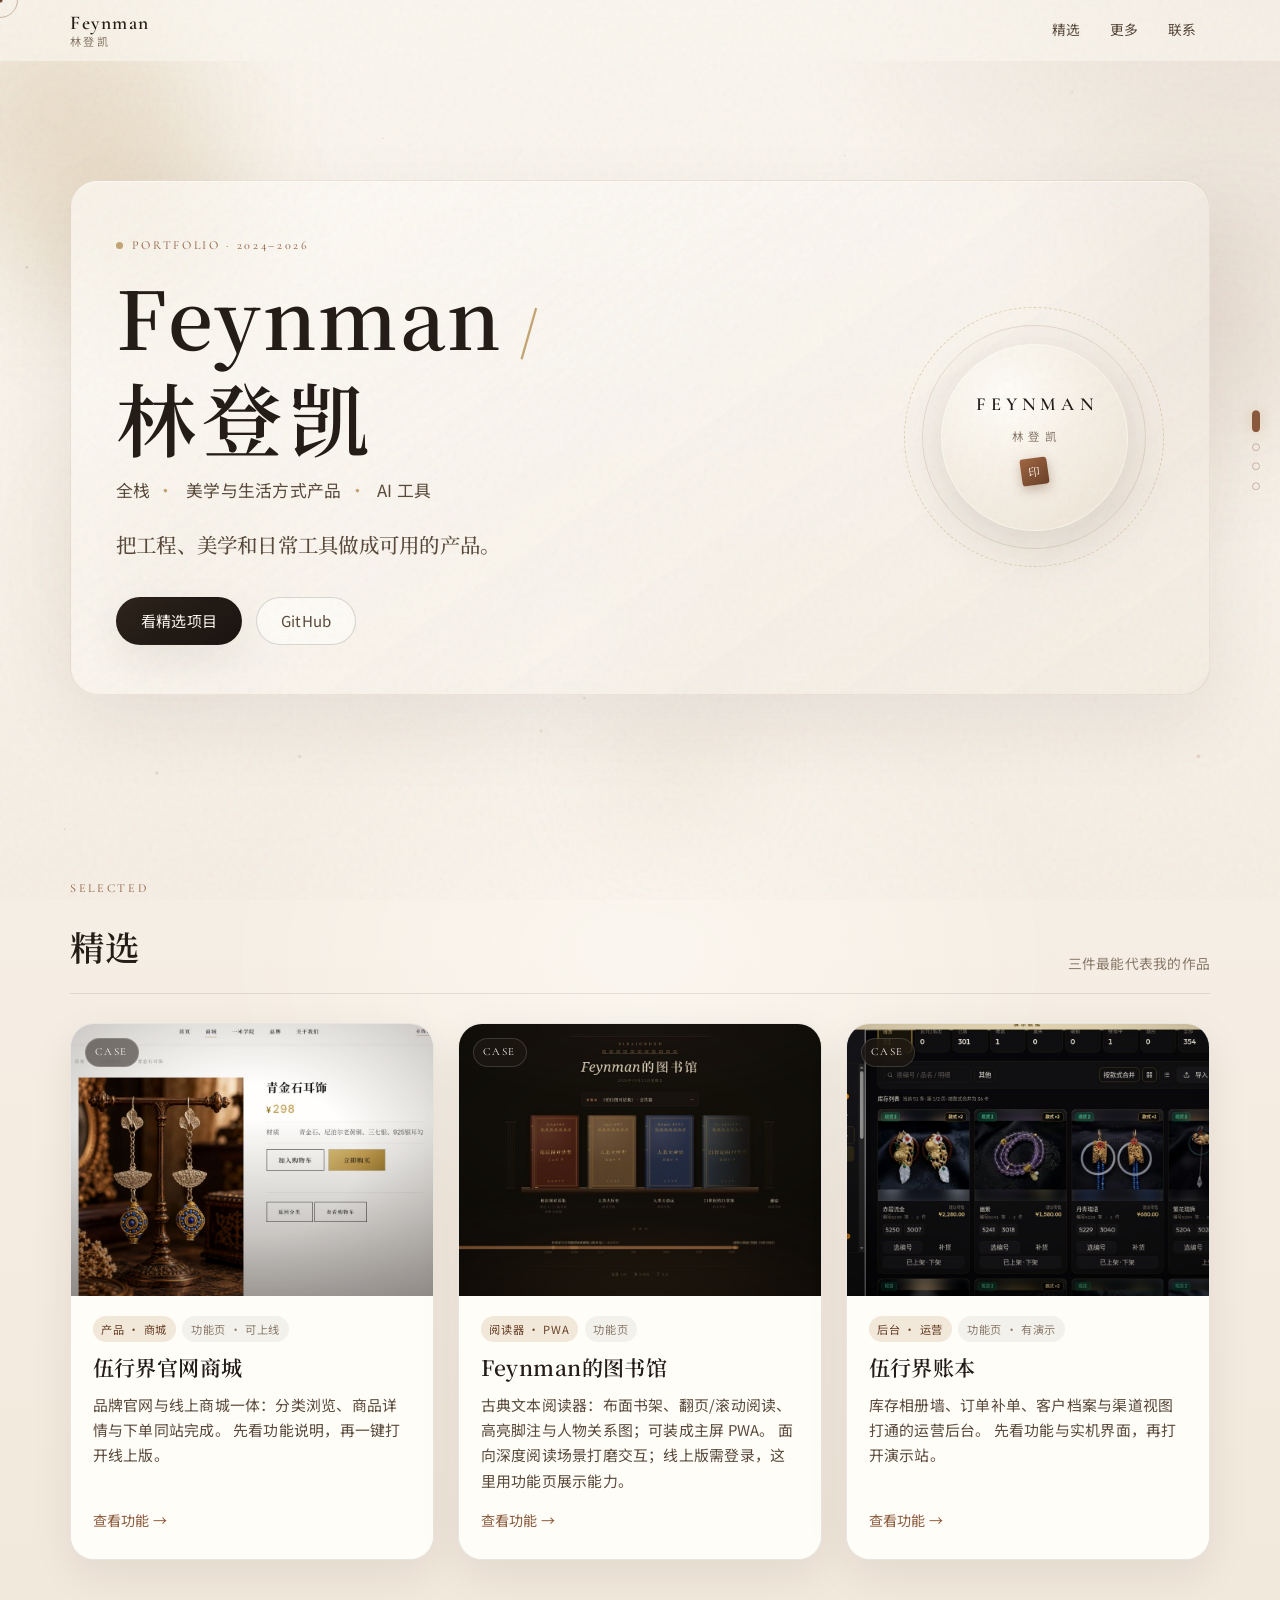
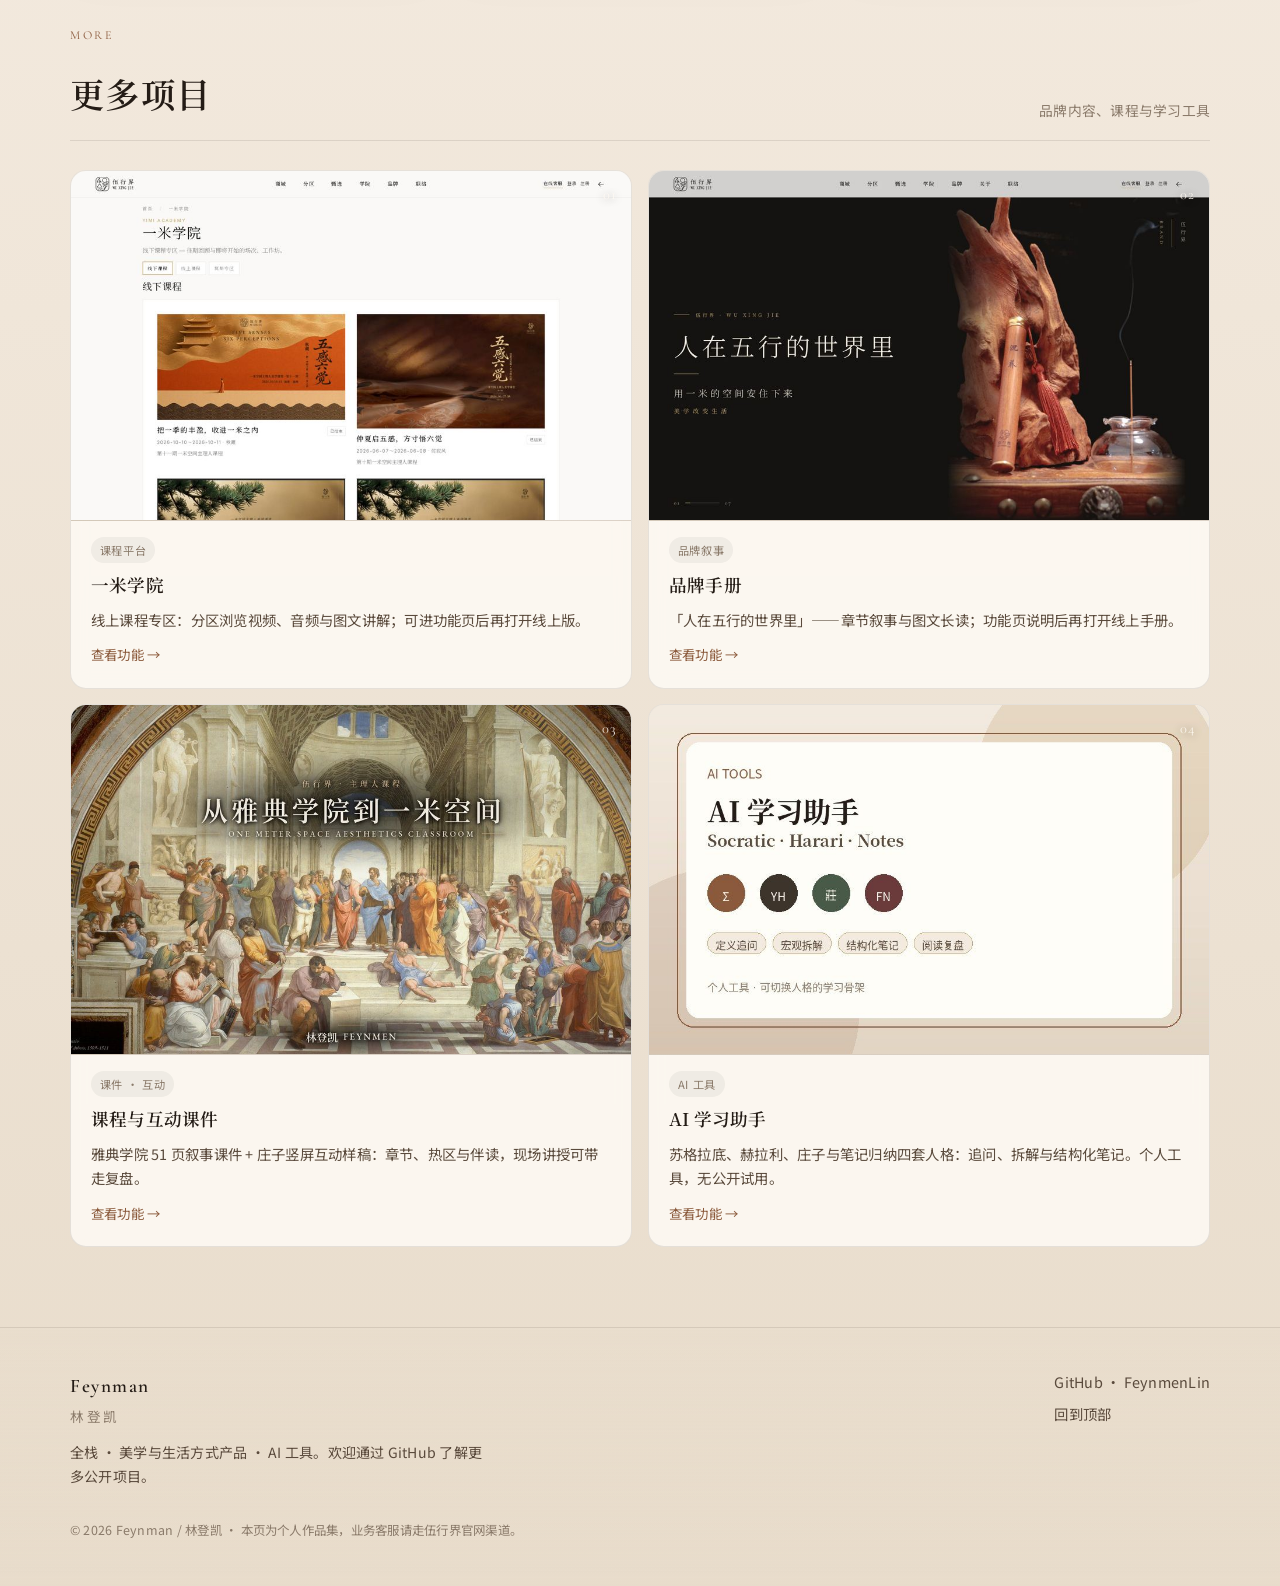
<file: index.html>
<!DOCTYPE html>
<html lang="zh-Hans">
<head>
  <meta charset="utf-8" />
  <meta name="viewport" content="width=device-width, initial-scale=1" />
  <meta name="description" content="Feynman / 林登凯的个人作品集：全栈工程、美学与生活方式产品、AI 工具。" />
  <meta name="author" content="Feynman / 林登凯" />
  <meta property="og:title" content="Feynman / 林登凯 · 作品集" />
  <meta property="og:description" content="把工程、美学和日常工具做成可用的产品。" />
  <meta property="og:type" content="website" />
  <meta name="theme-color" content="#f4ebe0" />
  <meta property="og:url" content="https://feynmenlin.github.io/feynman-portfolio/" />
  <meta property="og:image" content="https://feynmenlin.github.io/feynman-portfolio/assets/og-cover.jpg" />
  <meta property="og:image:width" content="1200" />
  <meta property="og:image:height" content="630" />
  <meta property="og:locale" content="zh_CN" />
  <meta name="twitter:card" content="summary_large_image" />
  <meta name="twitter:title" content="Feynman / 林登凯 · 作品集" />
  <meta name="twitter:description" content="把工程、美学和日常工具做成可用的产品。" />
  <meta name="twitter:image" content="https://feynmenlin.github.io/feynman-portfolio/assets/og-cover.jpg" />
  <link rel="canonical" href="https://feynmenlin.github.io/feynman-portfolio/" />
  <link rel="icon" href="assets/favicon.svg" type="image/svg+xml" />
  <link rel="icon" href="assets/favicon-32.png" type="image/png" sizes="32x32" />
  <link rel="apple-touch-icon" href="assets/apple-touch-icon.png" />
  <link rel="manifest" href="site.webmanifest" />
  <title>Feynman / 林登凯 · 作品集</title>
  <link rel="preconnect" href="https://fonts.googleapis.com" />
  <link rel="preconnect" href="https://fonts.gstatic.com" crossorigin />
  <link href="https://fonts.googleapis.com/css2?family=Cormorant+Garamond:ital,wght@0,500;0,600;1,500&family=Noto+Sans+SC:wght@400;500;600&family=Noto+Serif+SC:wght@500;600&display=swap" rel="stylesheet" />
  <link rel="stylesheet" href="styles.css" />
</head>
<body class="is-loading">
  <div class="grain" aria-hidden="true"></div>
  <canvas class="dot-field" id="dot-field" aria-hidden="true"></canvas>
  <div class="scroll-progress" id="scroll-progress" aria-hidden="true"></div>
  <div class="cursor-dot" aria-hidden="true"></div>
  <div class="cursor-ring" aria-hidden="true"></div>

  <a class="skip" href="#main">跳到正文</a>

  <aside class="section-rail" aria-label="章节导航">
    <a href="#top" data-rail="top" title="首页" aria-label="首页"></a>
    <a href="#featured" data-rail="featured" title="精选" aria-label="精选"></a>
    <a href="#more" data-rail="more" title="更多" aria-label="更多"></a>
    <a href="#contact" data-rail="contact" title="联系" aria-label="联系"></a>
  </aside>

  <header class="topnav" id="topnav">
    <div class="wrap inner">
      <a class="brand" href="#top" aria-label="回到顶部" data-magnetic>
        <span class="en">Feynman</span>
        <span class="zh">林登凯</span>
      </a>
      <nav class="nav-links" aria-label="页面导航">
        <a href="#featured" data-magnetic>精选</a>
        <a href="#more" data-magnetic>更多</a>
        <a href="#contact" data-magnetic>联系</a>
      </nav>
    </div>
  </header>

  <main id="main">
    <section class="hero wrap" id="top">
      <div class="hero-aurora" aria-hidden="true">
        <span class="mesh mesh-a"></span>
        <span class="mesh mesh-b"></span>
        <span class="mesh mesh-c"></span>
        <span class="mesh mesh-d"></span>
      </div>
      <div class="hero-orbs" aria-hidden="true">
        <span class="orb orb-a"></span>
        <span class="orb orb-b"></span>
        <span class="orb orb-c"></span>
      </div>

      <div class="hero-panel" data-tilt>
        <div class="hero-copy" data-reveal>
          <p class="hero-kicker"><span class="kicker-pulse"></span>Portfolio · 2024–2026</p>
          <h1 class="hero-title" aria-label="Feynman / 林登凯">
            <span class="title-line" data-split="Feynman"></span>
            <span class="title-sep" aria-hidden="true">/</span>
            <span class="title-line zh-line" data-split="林登凯"></span>
          </h1>
          <p class="hero-roles">
            <span>全栈</span><span class="dot">·</span>
            <span>美学与生活方式产品</span><span class="dot">·</span>
            <span>AI 工具</span>
          </p>
          <p class="hero-lead">把工程、美学和日常工具做成可用的产品。</p>
          <div class="hero-actions">
            <a class="btn btn-primary" href="#featured" data-magnetic>
              <span>看精选项目</span>
              <span class="btn-sheen" aria-hidden="true"></span>
            </a>
            <a class="btn btn-ghost" href="https://github.com/FeynmenLin" target="_blank" rel="noopener noreferrer" data-magnetic>GitHub</a>
          </div>
        </div>

        <div class="hero-aside" data-reveal data-reveal-delay="160" aria-hidden="true">
          <div class="hero-seal">
            <div class="seal-ring seal-ring-outer"></div>
            <div class="seal-ring seal-ring-mid"></div>
            <div class="seal-core">
              <span class="seal-en">FEYNMAN</span>
              <span class="seal-zh">林登凯</span>
              <span class="seal-mark">印</span>
            </div>
            <div class="seal-glow"></div>
          </div>
        </div>
      </div>
    </section>

    <section class="wrap section" id="featured" aria-labelledby="featured-title">
      <div class="section-head" data-reveal>
        <div>
          <p class="section-kicker">Selected</p>
          <h2 id="featured-title">精选</h2>
        </div>
        <p class="hint">三件最能代表我的作品</p>
      </div>

      <div class="featured-grid">
        <article class="card featured-card" data-reveal data-card-tilt>
          <a class="card-hit" href="projects/mall.html">查看伍行界官网商城功能</a>
          <div class="card-media">
            <img src="assets/featured-mall.jpg" alt="伍行界商城封面：青金石耳饰详情" width="1280" height="800" loading="eager" decoding="async" />
            <span class="media-vignette"></span>
            <span class="media-glow"></span>
            <span class="media-shine"></span>
            <span class="media-label">Case</span>
          </div>
          <div class="card-body">
            <div class="card-meta">
              <span class="tag">产品 · 商城</span>
              <span class="tag muted">功能页 · 可上线</span>
            </div>
            <h3>伍行界官网商城</h3>
            <p>
              品牌官网与线上商城一体：分类浏览、商品详情与下单同站完成。
              先看功能说明，再一键打开线上版。
            </p>
            <div class="card-actions">
              <span class="link">查看功能 →</span>
            </div>
          </div>
        </article>

        <article class="card featured-card" data-reveal data-reveal-delay="80" data-card-tilt>
          <a class="card-hit" href="projects/library.html">查看 Feynman的图书馆功能</a>
          <div class="card-media">
            <img src="assets/featured-library.jpg" alt="图书馆封面：古典书架与阅读界面" width="1280" height="800" loading="lazy" decoding="async" />
            <span class="media-vignette"></span>
            <span class="media-glow"></span>
            <span class="media-shine"></span>
            <span class="media-label">Case</span>
          </div>
          <div class="card-body">
            <div class="card-meta">
              <span class="tag">阅读器 · PWA</span>
              <span class="tag muted">功能页</span>
            </div>
            <h3>Feynman的图书馆</h3>
            <p>
              古典文本阅读器：布面书架、翻页/滚动阅读、高亮脚注与人物关系图；可装成主屏 PWA。
              面向深度阅读场景打磨交互；线上版需登录，这里用功能页展示能力。
            </p>
            <div class="card-actions">
              <span class="link">查看功能 →</span>
            </div>
          </div>
        </article>

        <article class="card featured-card" data-reveal data-reveal-delay="160" data-card-tilt>
          <a class="card-hit" href="projects/ledger.html">查看伍行界账本功能</a>
          <div class="card-media">
            <img src="assets/featured-ledger.jpg" alt="账本封面：库存相册墙" width="1280" height="800" loading="lazy" decoding="async" />
            <span class="media-vignette"></span>
            <span class="media-glow"></span>
            <span class="media-shine"></span>
            <span class="media-label">Case</span>
          </div>
          <div class="card-body">
            <div class="card-meta">
              <span class="tag">后台 · 运营</span>
              <span class="tag muted">功能页 · 有演示</span>
            </div>
            <h3>伍行界账本</h3>
            <p>
              库存相册墙、订单补单、客户档案与渠道视图打通的运营后台。
              先看功能与实机界面，再打开演示站。
            </p>
            <div class="card-actions">
              <span class="link">查看功能 →</span>
            </div>
          </div>
        </article>
      </div>
    </section>

    <section class="wrap section" id="more" aria-labelledby="more-title">
      <div class="section-head" data-reveal>
        <div>
          <p class="section-kicker">More</p>
          <h2 id="more-title">更多项目</h2>
        </div>
        <p class="hint">品牌内容、课程与学习工具</p>
      </div>

      <div class="more-grid">
        <article class="mini has-thumb" data-reveal data-card-tilt>
          <a class="mini-hit" href="projects/academy.html">查看一米学院功能</a>
          <div class="mini-media">
            <img src="assets/mini-academy.jpg" alt="一米学院课程分区缩略图" width="960" height="600" loading="lazy" decoding="async" />
          </div>
          <div class="mini-index" aria-hidden="true">01</div>
          <div class="card-meta">
            <span class="tag muted">课程平台</span>
          </div>
          <h3>一米学院</h3>
          <p>线上课程专区：分区浏览视频、音频与图文讲解；可进功能页后再打开线上版。</p>
          <div class="links">
            <span class="link">查看功能 →</span>
          </div>
        </article>

        <article class="mini has-thumb" data-reveal data-reveal-delay="60" data-card-tilt>
          <a class="mini-hit" href="projects/brand.html">查看品牌手册功能</a>
          <div class="mini-media">
            <img src="assets/mini-brand.jpg" alt="品牌手册章节页缩略图" width="960" height="600" loading="lazy" decoding="async" />
          </div>
          <div class="mini-index" aria-hidden="true">02</div>
          <div class="card-meta">
            <span class="tag muted">品牌叙事</span>
          </div>
          <h3>品牌手册</h3>
          <p>「人在五行的世界里」——章节叙事与图文长读；功能页说明后再打开线上手册。</p>
          <div class="links">
            <span class="link">查看功能 →</span>
          </div>
        </article>

        <article class="mini has-thumb" data-reveal data-reveal-delay="120" data-card-tilt>
          <a class="mini-hit" href="projects/courseware.html">查看课程与互动课件功能</a>
          <div class="mini-media">
            <img src="assets/mini-courseware.jpg" alt="雅典学院课件封面缩略图" width="960" height="600" loading="lazy" decoding="async" />
          </div>
          <div class="mini-index" aria-hidden="true">03</div>
          <div class="card-meta">
            <span class="tag muted">课件 · 互动</span>
          </div>
          <h3>课程与互动课件</h3>
          <p>
            雅典学院 51 页叙事课件 + 庄子竖屏互动样稿：章节、热区与伴读，现场讲授可带走复盘。
          </p>
          <div class="links">
            <span class="link">查看功能 →</span>
          </div>
        </article>

        <article class="mini has-thumb" data-reveal data-reveal-delay="180" data-card-tilt>
          <a class="mini-hit" href="projects/ai-assistants.html">查看 AI 学习助手功能</a>
          <div class="mini-media">
            <img src="assets/mini-ai.jpg" alt="AI 学习助手名册缩略图" width="960" height="600" loading="lazy" decoding="async" />
          </div>
          <div class="mini-index" aria-hidden="true">04</div>
          <div class="card-meta">
            <span class="tag muted">AI 工具</span>
          </div>
          <h3>AI 学习助手</h3>
          <p>
            苏格拉底、赫拉利、庄子与笔记归纳四套人格：追问、拆解与结构化笔记。个人工具，无公开试用。
          </p>
          <div class="links">
            <span class="link">查看功能 →</span>
          </div>
        </article>
      </div>
    </section>
  </main>

  <footer class="site-footer" id="contact">
    <div class="wrap footer-inner" data-reveal>
      <div class="footer-brand">
        <div class="en">Feynman</div>
        <div class="zh">林登凯</div>
        <p class="blurb">全栈 · 美学与生活方式产品 · AI 工具。欢迎通过 GitHub 了解更多公开项目。</p>
      </div>
      <div class="footer-links">
        <a href="https://github.com/FeynmenLin" target="_blank" rel="noopener noreferrer" data-magnetic>GitHub · FeynmenLin</a>
        <a href="#top" data-magnetic>回到顶部</a>
      </div>
    </div>
    <div class="wrap footer-note">
      © <span id="y"></span> Feynman / 林登凯 · 本页为个人作品集，业务客服请走伍行界官网渠道。
    </div>
  </footer>

  <script src="script.js" defer></script>
</body>
</html>
</file>
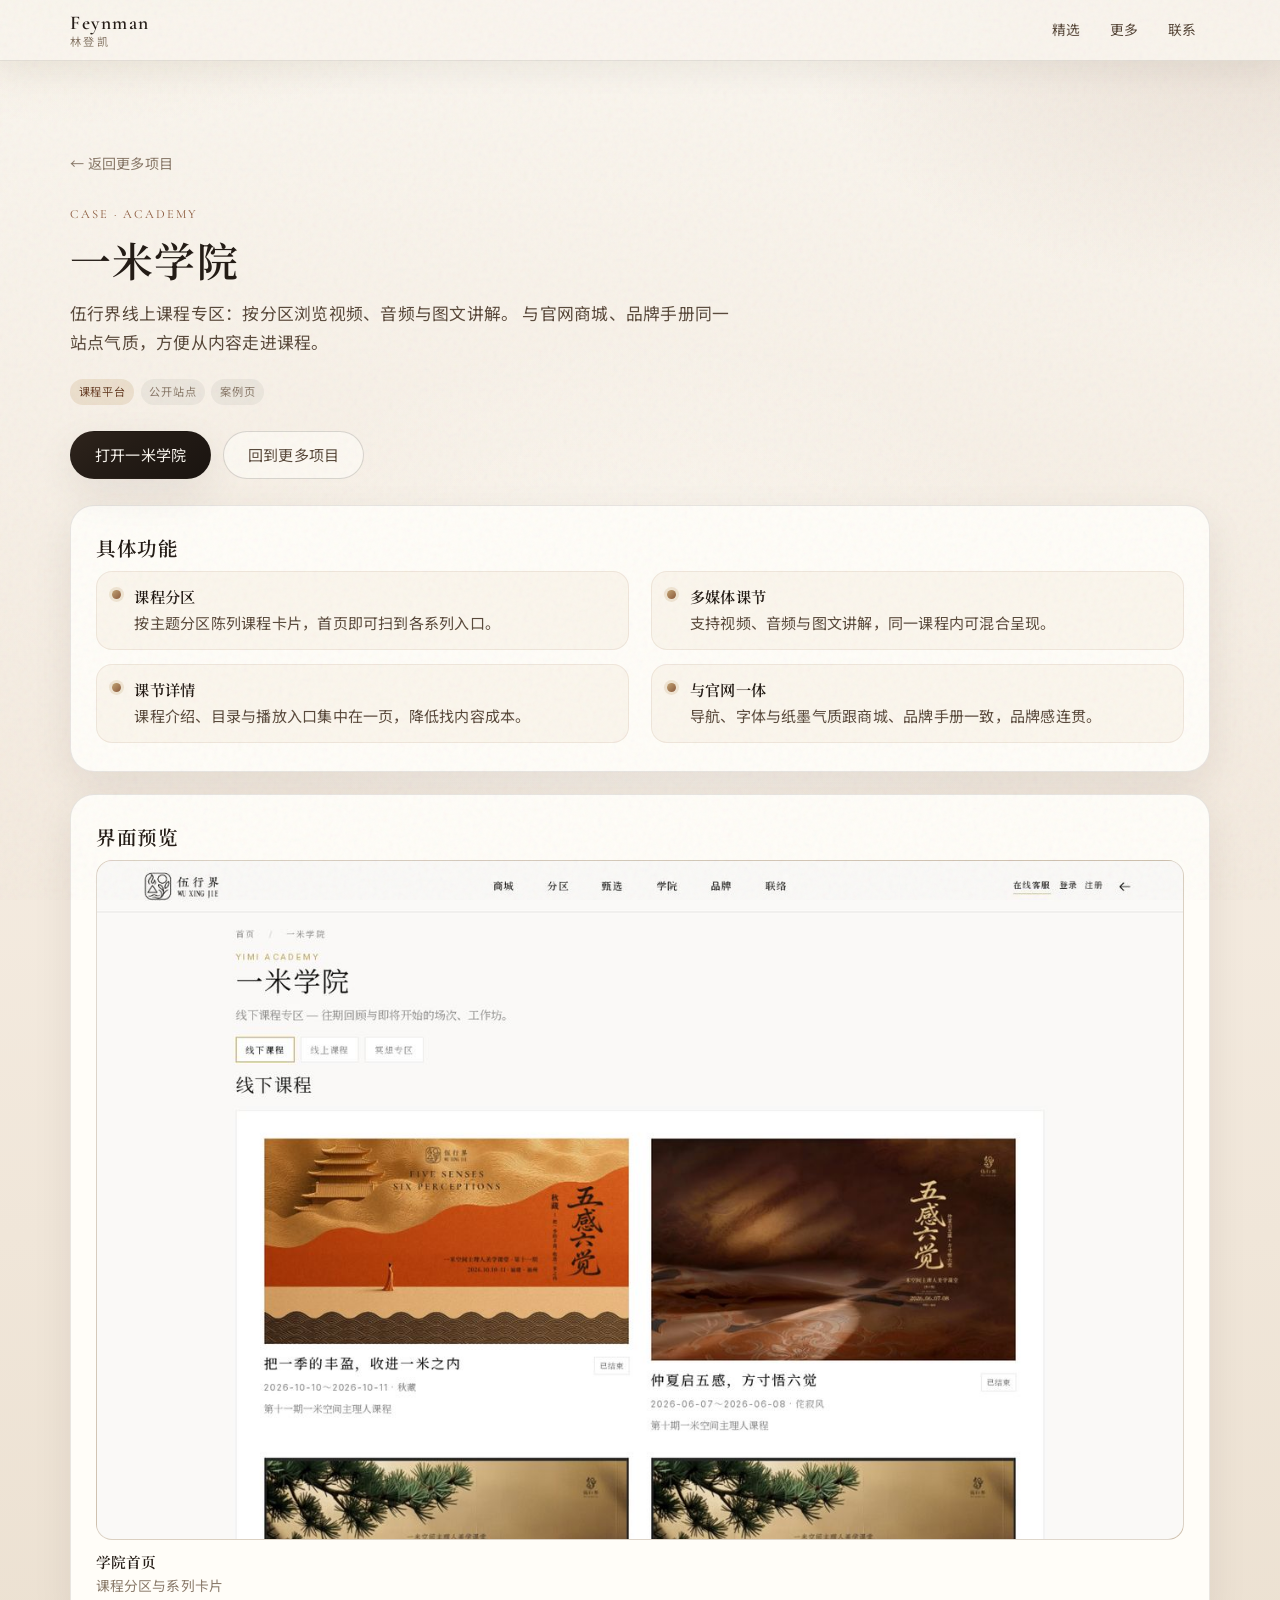
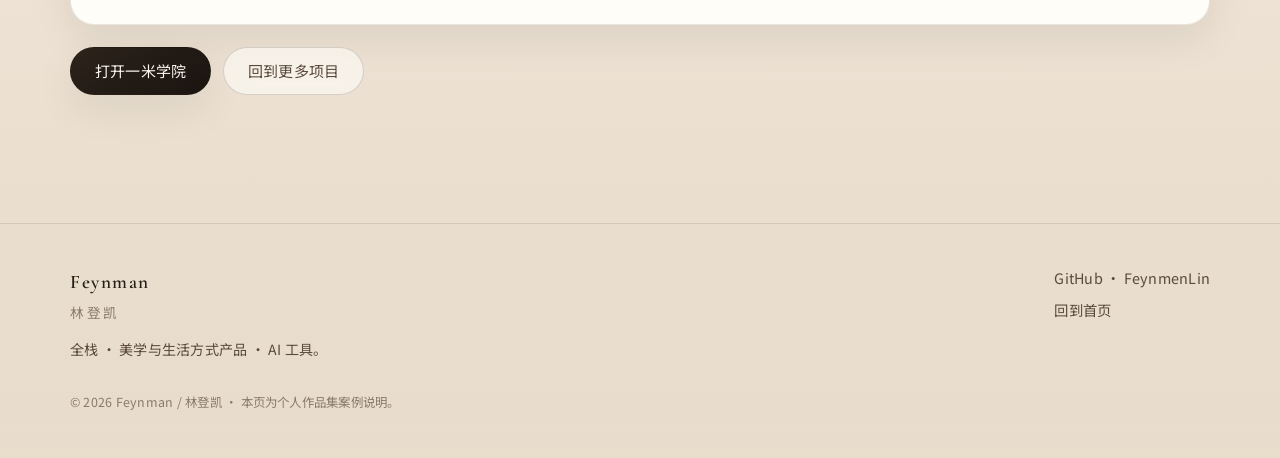
<file: projects/academy.html>
<!DOCTYPE html>
<html lang="zh-Hans">
<head>
  <meta charset="utf-8" />
  <meta name="viewport" content="width=device-width, initial-scale=1" />
  <meta name="description" content="一米学院：伍行界线上课程专区，视频、音频与图文讲解。" />
  <meta name="author" content="Feynman / 林登凯" />
  <meta name="theme-color" content="#f4ebe0" />
  <title>一米学院 · 功能说明</title>
  <link rel="icon" href="../assets/favicon.svg" type="image/svg+xml" />
  <link rel="icon" href="../assets/favicon-32.png" type="image/png" sizes="32x32" />
  <link rel="apple-touch-icon" href="../assets/apple-touch-icon.png" />
  <link rel="manifest" href="../site.webmanifest" />
  <link rel="preconnect" href="https://fonts.googleapis.com" />
  <link rel="preconnect" href="https://fonts.gstatic.com" crossorigin />
  <link href="https://fonts.googleapis.com/css2?family=Cormorant+Garamond:ital,wght@0,500;0,600;1,500&family=Noto+Sans+SC:wght@400;500;600&family=Noto+Serif+SC:wght@500;600&display=swap" rel="stylesheet" />
  <link rel="stylesheet" href="../styles.css" />
  <link rel="stylesheet" href="projects.css" />
</head>
<body>
  <div class="grain" aria-hidden="true"></div>

  <header class="topnav is-scrolled" id="topnav">
    <div class="wrap inner">
      <a class="brand" href="../index.html#top" aria-label="回到作品集首页">
        <span class="en">Feynman</span>
        <span class="zh">林登凯</span>
      </a>
      <nav class="nav-links" aria-label="页面导航">
        <a href="../index.html#featured">精选</a>
        <a href="../index.html#more">更多</a>
        <a href="../index.html#contact">联系</a>
      </nav>
    </div>
  </header>

  <main class="wrap case-page" id="main">
    <a class="case-back" href="../index.html#more">← 返回更多项目</a>

    <p class="case-kicker">Case · Academy</p>
    <h1 class="case-title">一米学院</h1>
    <p class="case-pitch">
      伍行界线上课程专区：按分区浏览视频、音频与图文讲解。
      与官网商城、品牌手册同一站点气质，方便从内容走进课程。
    </p>

    <div class="case-meta-row">
      <span class="tag">课程平台</span>
      <span class="tag muted">公开站点</span>
      <span class="tag muted">案例页</span>
    </div>

    <div class="case-cta case-cta-top">
      <a class="btn btn-primary" href="https://wuxingjie.vip/academy.html" target="_blank" rel="noopener noreferrer">
        <span>打开一米学院</span>
        <span class="btn-sheen" aria-hidden="true"></span>
      </a>
      <a class="btn btn-ghost" href="../index.html#more">回到更多项目</a>
    </div>

    <section class="case-panel" aria-labelledby="features-title">
      <h2 id="features-title">具体功能</h2>
      <ul class="feature-list">
        <li>
          <strong>课程分区</strong>
          按主题分区陈列课程卡片，首页即可扫到各系列入口。
        </li>
        <li>
          <strong>多媒体课节</strong>
          支持视频、音频与图文讲解，同一课程内可混合呈现。
        </li>
        <li>
          <strong>课节详情</strong>
          课程介绍、目录与播放入口集中在一页，降低找内容成本。
        </li>
        <li>
          <strong>与官网一体</strong>
          导航、字体与纸墨气质跟商城、品牌手册一致，品牌感连贯。
        </li>
      </ul>
    </section>

    <section class="case-panel" aria-labelledby="gallery-title">
      <h2 id="gallery-title">界面预览</h2>
      <div class="case-gallery">
        <figure>
          <div class="gallery-frame">
            <img src="../assets/case-academy-1.jpg" alt="一米学院课程分区首页" width="1280" height="800" loading="eager" decoding="async" />
          </div>
          <figcaption class="gallery-caption"><strong>学院首页</strong>课程分区与系列卡片</figcaption>
        </figure>
      </div>
    </section>

    <div class="case-cta">
      <a class="btn btn-primary" href="https://wuxingjie.vip/academy.html" target="_blank" rel="noopener noreferrer">
        <span>打开一米学院</span>
        <span class="btn-sheen" aria-hidden="true"></span>
      </a>
      <a class="btn btn-ghost" href="../index.html#more">回到更多项目</a>
    </div>
  </main>

  <footer class="site-footer" id="contact">
    <div class="wrap footer-inner">
      <div class="footer-brand">
        <div class="en">Feynman</div>
        <div class="zh">林登凯</div>
        <p class="blurb">全栈 · 美学与生活方式产品 · AI 工具。</p>
      </div>
      <div class="footer-links">
        <a href="https://github.com/FeynmenLin" target="_blank" rel="noopener noreferrer">GitHub · FeynmenLin</a>
        <a href="../index.html#top">回到首页</a>
      </div>
    </div>
    <div class="wrap footer-note">
      © <span id="y"></span> Feynman / 林登凯 · 本页为个人作品集案例说明。
    </div>
  </footer>

  <script>
    document.getElementById("y").textContent = String(new Date().getFullYear());
  </script>
</body>
</html>
</file>
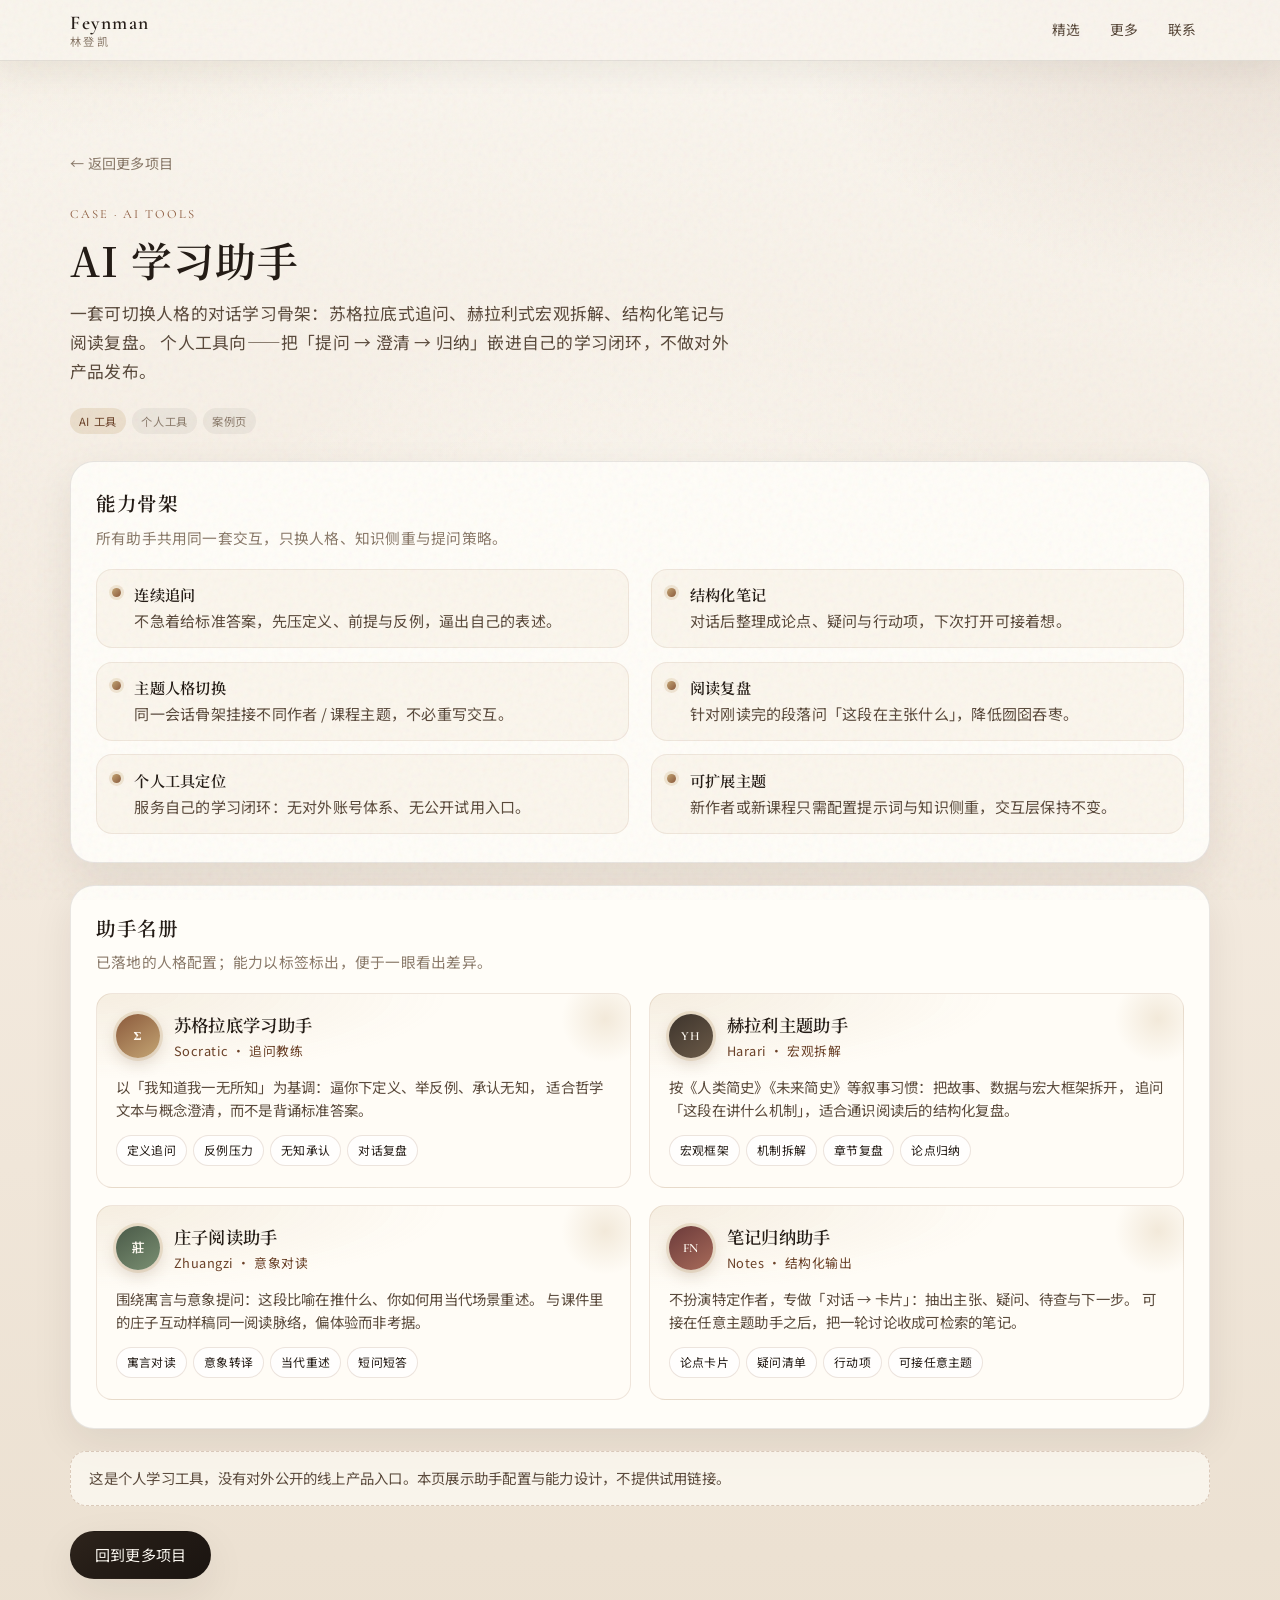
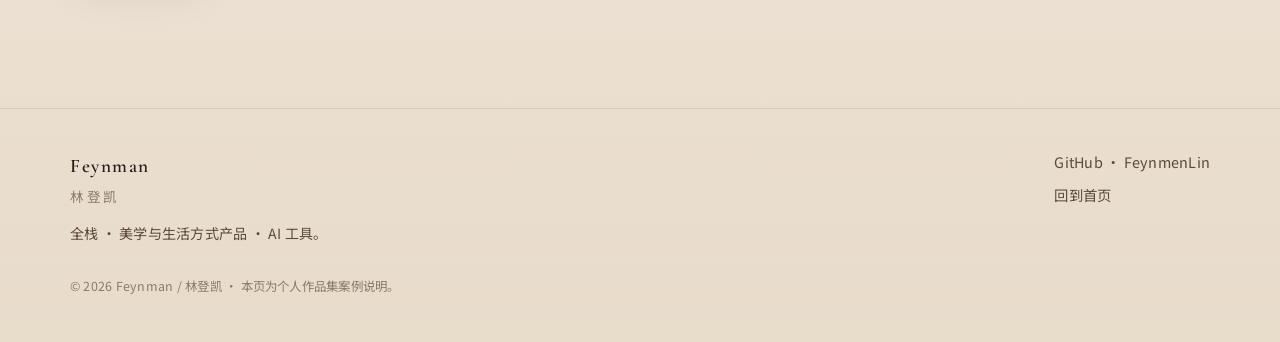
<file: projects/ai-assistants.html>
<!DOCTYPE html>
<html lang="zh-Hans">
<head>
  <meta charset="utf-8" />
  <meta name="viewport" content="width=device-width, initial-scale=1" />
  <meta name="description" content="AI 学习助手：苏格拉底追问、赫拉利主题助手与结构化笔记等个人学习工具。" />
  <meta name="author" content="Feynman / 林登凯" />
  <meta name="theme-color" content="#f4ebe0" />
  <link rel="icon" href="../assets/favicon.svg" type="image/svg+xml" />
  <link rel="icon" href="../assets/favicon-32.png" type="image/png" sizes="32x32" />
  <link rel="apple-touch-icon" href="../assets/apple-touch-icon.png" />
  <link rel="manifest" href="../site.webmanifest" />
  <title>AI 学习助手 · 功能说明</title>
  <link rel="preconnect" href="https://fonts.googleapis.com" />
  <link rel="preconnect" href="https://fonts.gstatic.com" crossorigin />
  <link href="https://fonts.googleapis.com/css2?family=Cormorant+Garamond:ital,wght@0,500;0,600;1,500&family=Noto+Sans+SC:wght@400;500;600&family=Noto+Serif+SC:wght@500;600&display=swap" rel="stylesheet" />
  <link rel="stylesheet" href="../styles.css" />
  <link rel="stylesheet" href="projects.css" />
</head>
<body>
  <div class="grain" aria-hidden="true"></div>

  <header class="topnav is-scrolled" id="topnav">
    <div class="wrap inner">
      <a class="brand" href="../index.html#top" aria-label="回到作品集首页">
        <span class="en">Feynman</span>
        <span class="zh">林登凯</span>
      </a>
      <nav class="nav-links" aria-label="页面导航">
        <a href="../index.html#featured">精选</a>
        <a href="../index.html#more">更多</a>
        <a href="../index.html#contact">联系</a>
      </nav>
    </div>
  </header>

  <main class="wrap case-page" id="main">
    <a class="case-back" href="../index.html#more">← 返回更多项目</a>

    <p class="case-kicker">Case · AI Tools</p>
    <h1 class="case-title">AI 学习助手</h1>
    <p class="case-pitch">
      一套可切换人格的对话学习骨架：苏格拉底式追问、赫拉利式宏观拆解、结构化笔记与阅读复盘。
      个人工具向——把「提问 → 澄清 → 归纳」嵌进自己的学习闭环，不做对外产品发布。
    </p>

    <div class="case-meta-row">
      <span class="tag">AI 工具</span>
      <span class="tag muted">个人工具</span>
      <span class="tag muted">案例页</span>
    </div>

    <section class="case-panel" aria-labelledby="features-title">
      <h2 id="features-title">能力骨架</h2>
      <p class="panel-lead">所有助手共用同一套交互，只换人格、知识侧重与提问策略。</p>
      <ul class="feature-list">
        <li>
          <strong>连续追问</strong>
          不急着给标准答案，先压定义、前提与反例，逼出自己的表述。
        </li>
        <li>
          <strong>结构化笔记</strong>
          对话后整理成论点、疑问与行动项，下次打开可接着想。
        </li>
        <li>
          <strong>主题人格切换</strong>
          同一会话骨架挂接不同作者 / 课程主题，不必重写交互。
        </li>
        <li>
          <strong>阅读复盘</strong>
          针对刚读完的段落问「这段在主张什么」，降低囫囵吞枣。
        </li>
        <li>
          <strong>个人工具定位</strong>
          服务自己的学习闭环：无对外账号体系、无公开试用入口。
        </li>
        <li>
          <strong>可扩展主题</strong>
          新作者或新课程只需配置提示词与知识侧重，交互层保持不变。
        </li>
      </ul>
    </section>

    <section class="case-panel" aria-labelledby="roster-title">
      <h2 id="roster-title">助手名册</h2>
      <p class="panel-lead">已落地的人格配置；能力以标签标出，便于一眼看出差异。</p>
      <ul class="roster-grid">
        <li class="roster-card">
          <div class="roster-card-head">
            <div class="roster-avatar" aria-hidden="true">Σ</div>
            <div>
              <h3 class="roster-name">苏格拉底学习助手</h3>
              <p class="roster-role">Socratic · 追问教练</p>
            </div>
          </div>
          <p class="roster-blurb">
            以「我知道我一无所知」为基调：逼你下定义、举反例、承认无知，
            适合哲学文本与概念澄清，而不是背诵标准答案。
          </p>
          <div class="chip-row">
            <span class="chip">定义追问</span>
            <span class="chip">反例压力</span>
            <span class="chip">无知承认</span>
            <span class="chip">对话复盘</span>
          </div>
        </li>

        <li class="roster-card">
          <div class="roster-card-head">
            <div class="roster-avatar tone-ink" aria-hidden="true">YH</div>
            <div>
              <h3 class="roster-name">赫拉利主题助手</h3>
              <p class="roster-role">Harari · 宏观拆解</p>
            </div>
          </div>
          <p class="roster-blurb">
            按《人类简史》《未来简史》等叙事习惯：把故事、数据与宏大框架拆开，
            追问「这段在讲什么机制」，适合通识阅读后的结构化复盘。
          </p>
          <div class="chip-row">
            <span class="chip">宏观框架</span>
            <span class="chip">机制拆解</span>
            <span class="chip">章节复盘</span>
            <span class="chip">论点归纳</span>
          </div>
        </li>

        <li class="roster-card">
          <div class="roster-card-head">
            <div class="roster-avatar tone-sage" aria-hidden="true">莊</div>
            <div>
              <h3 class="roster-name">庄子阅读助手</h3>
              <p class="roster-role">Zhuangzi · 意象对读</p>
            </div>
          </div>
          <p class="roster-blurb">
            围绕寓言与意象提问：这段比喻在推什么、你如何用当代场景重述。
            与课件里的庄子互动样稿同一阅读脉络，偏体验而非考据。
          </p>
          <div class="chip-row">
            <span class="chip">寓言对读</span>
            <span class="chip">意象转译</span>
            <span class="chip">当代重述</span>
            <span class="chip">短问短答</span>
          </div>
        </li>

        <li class="roster-card">
          <div class="roster-card-head">
            <div class="roster-avatar tone-wine" aria-hidden="true">FN</div>
            <div>
              <h3 class="roster-name">笔记归纳助手</h3>
              <p class="roster-role">Notes · 结构化输出</p>
            </div>
          </div>
          <p class="roster-blurb">
            不扮演特定作者，专做「对话 → 卡片」：抽出主张、疑问、待查与下一步。
            可接在任意主题助手之后，把一轮讨论收成可检索的笔记。
          </p>
          <div class="chip-row">
            <span class="chip">论点卡片</span>
            <span class="chip">疑问清单</span>
            <span class="chip">行动项</span>
            <span class="chip">可接任意主题</span>
          </div>
        </li>
      </ul>
    </section>

    <p class="case-note">
      这是个人学习工具，没有对外公开的线上产品入口。本页展示助手配置与能力设计，不提供试用链接。
    </p>

    <div class="case-cta">
      <a class="btn btn-primary" href="../index.html#more"><span>回到更多项目</span></a>
    </div>
  </main>

  <footer class="site-footer" id="contact">
    <div class="wrap footer-inner">
      <div class="footer-brand">
        <div class="en">Feynman</div>
        <div class="zh">林登凯</div>
        <p class="blurb">全栈 · 美学与生活方式产品 · AI 工具。</p>
      </div>
      <div class="footer-links">
        <a href="https://github.com/FeynmenLin" target="_blank" rel="noopener noreferrer">GitHub · FeynmenLin</a>
        <a href="../index.html#top">回到首页</a>
      </div>
    </div>
    <div class="wrap footer-note">
      © <span id="y"></span> Feynman / 林登凯 · 本页为个人作品集案例说明。
    </div>
  </footer>

  <script>
    document.getElementById("y").textContent = String(new Date().getFullYear());
  </script>
</body>
</html>
</file>
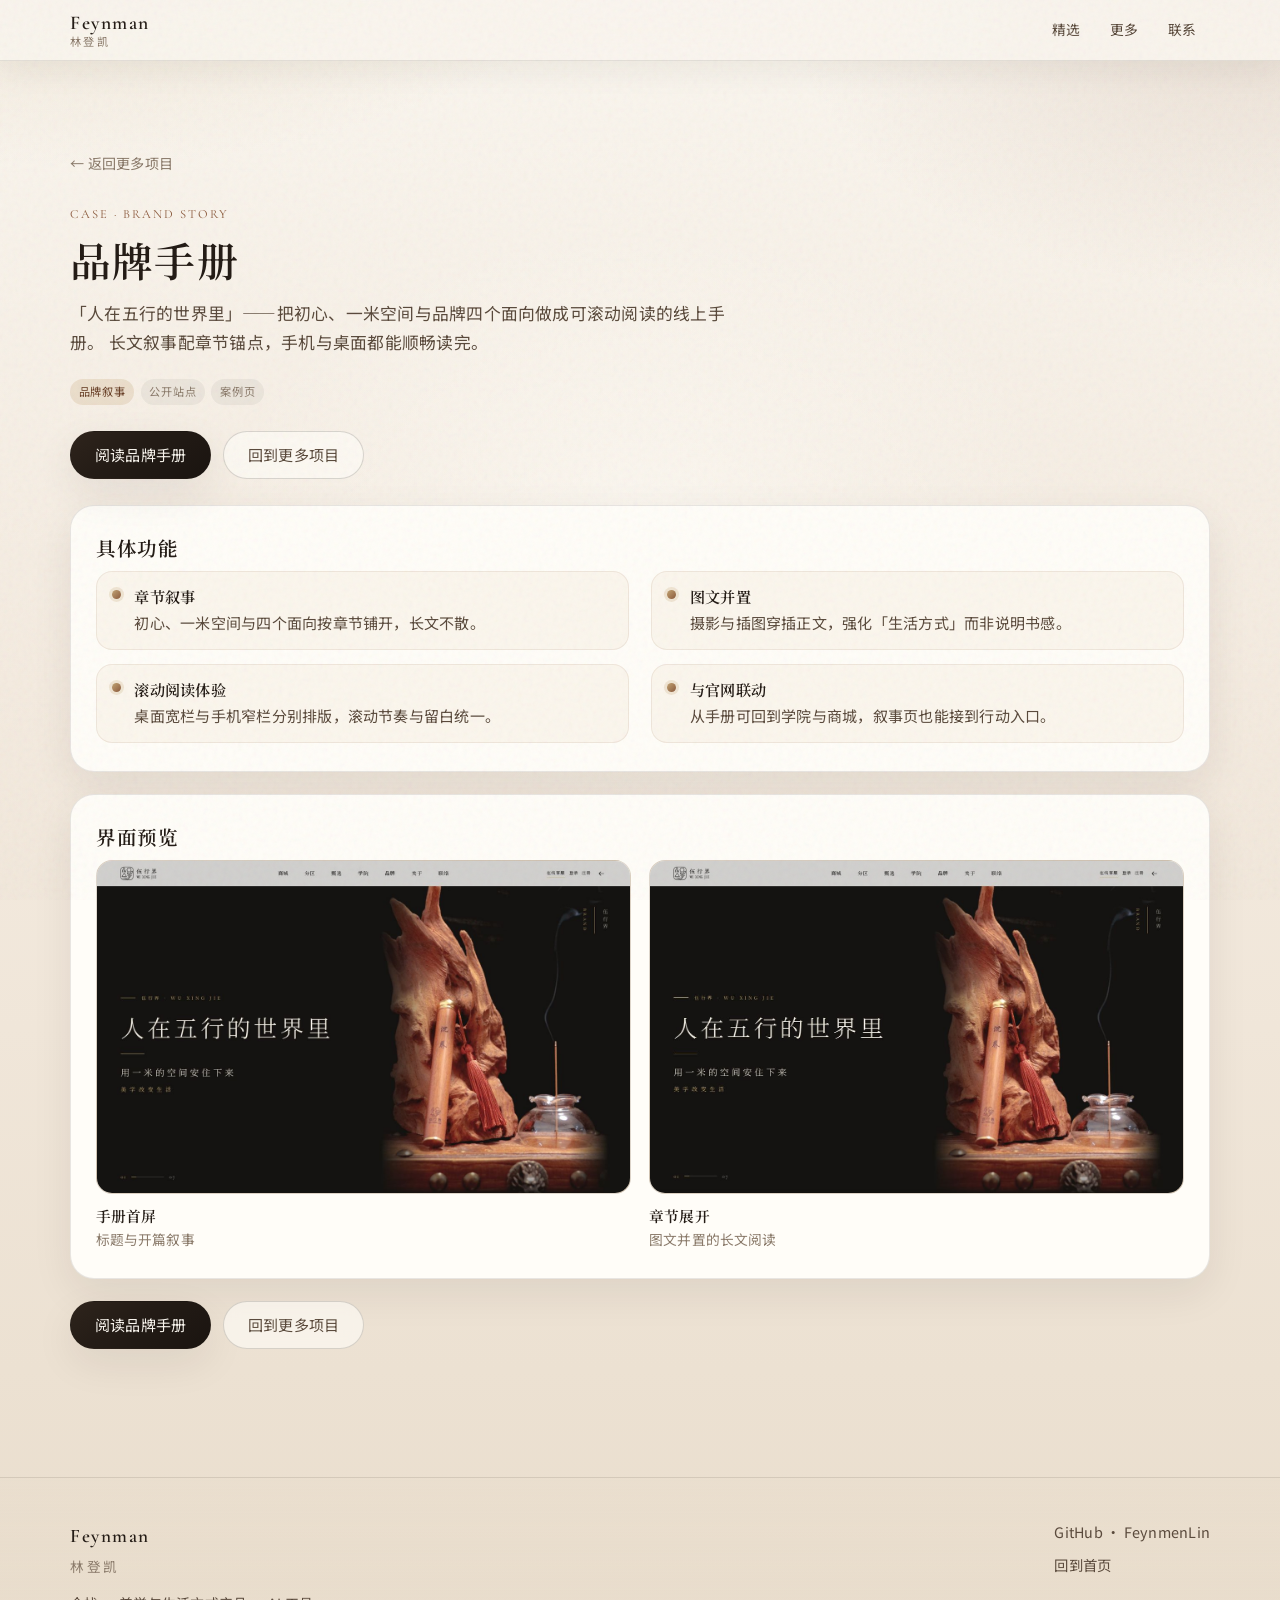
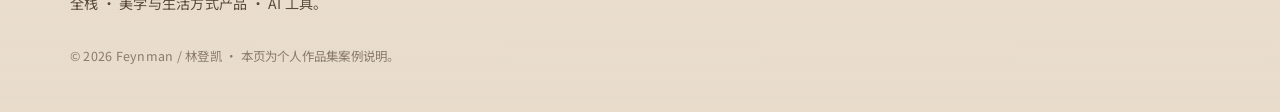
<file: projects/brand.html>
<!DOCTYPE html>
<html lang="zh-Hans">
<head>
  <meta charset="utf-8" />
  <meta name="viewport" content="width=device-width, initial-scale=1" />
  <meta name="description" content="伍行界品牌手册：人在五行的世界里——初心、一米空间与品牌四个面向。" />
  <meta name="author" content="Feynman / 林登凯" />
  <meta name="theme-color" content="#f4ebe0" />
  <title>品牌手册 · 功能说明</title>
  <link rel="icon" href="../assets/favicon.svg" type="image/svg+xml" />
  <link rel="icon" href="../assets/favicon-32.png" type="image/png" sizes="32x32" />
  <link rel="apple-touch-icon" href="../assets/apple-touch-icon.png" />
  <link rel="manifest" href="../site.webmanifest" />
  <link rel="preconnect" href="https://fonts.googleapis.com" />
  <link rel="preconnect" href="https://fonts.gstatic.com" crossorigin />
  <link href="https://fonts.googleapis.com/css2?family=Cormorant+Garamond:ital,wght@0,500;0,600;1,500&family=Noto+Sans+SC:wght@400;500;600&family=Noto+Serif+SC:wght@500;600&display=swap" rel="stylesheet" />
  <link rel="stylesheet" href="../styles.css" />
  <link rel="stylesheet" href="projects.css" />
</head>
<body>
  <div class="grain" aria-hidden="true"></div>

  <header class="topnav is-scrolled" id="topnav">
    <div class="wrap inner">
      <a class="brand" href="../index.html#top" aria-label="回到作品集首页">
        <span class="en">Feynman</span>
        <span class="zh">林登凯</span>
      </a>
      <nav class="nav-links" aria-label="页面导航">
        <a href="../index.html#featured">精选</a>
        <a href="../index.html#more">更多</a>
        <a href="../index.html#contact">联系</a>
      </nav>
    </div>
  </header>

  <main class="wrap case-page" id="main">
    <a class="case-back" href="../index.html#more">← 返回更多项目</a>

    <p class="case-kicker">Case · Brand Story</p>
    <h1 class="case-title">品牌手册</h1>
    <p class="case-pitch">
      「人在五行的世界里」——把初心、一米空间与品牌四个面向做成可滚动阅读的线上手册。
      长文叙事配章节锚点，手机与桌面都能顺畅读完。
    </p>

    <div class="case-meta-row">
      <span class="tag">品牌叙事</span>
      <span class="tag muted">公开站点</span>
      <span class="tag muted">案例页</span>
    </div>

    <div class="case-cta case-cta-top">
      <a class="btn btn-primary" href="https://wuxingjie.vip/brand.html" target="_blank" rel="noopener noreferrer">
        <span>阅读品牌手册</span>
        <span class="btn-sheen" aria-hidden="true"></span>
      </a>
      <a class="btn btn-ghost" href="../index.html#more">回到更多项目</a>
    </div>

    <section class="case-panel" aria-labelledby="features-title">
      <h2 id="features-title">具体功能</h2>
      <ul class="feature-list">
        <li>
          <strong>章节叙事</strong>
          初心、一米空间与四个面向按章节铺开，长文不散。
        </li>
        <li>
          <strong>图文并置</strong>
          摄影与插图穿插正文，强化「生活方式」而非说明书感。
        </li>
        <li>
          <strong>滚动阅读体验</strong>
          桌面宽栏与手机窄栏分别排版，滚动节奏与留白统一。
        </li>
        <li>
          <strong>与官网联动</strong>
          从手册可回到学院与商城，叙事页也能接到行动入口。
        </li>
      </ul>
    </section>

    <section class="case-panel" aria-labelledby="gallery-title">
      <h2 id="gallery-title">界面预览</h2>
      <div class="case-gallery cols-2">
        <figure>
          <div class="gallery-frame">
            <img src="../assets/case-brand-1.jpg" alt="品牌手册桌面首屏" width="1280" height="800" loading="eager" decoding="async" />
          </div>
          <figcaption class="gallery-caption"><strong>手册首屏</strong>标题与开篇叙事</figcaption>
        </figure>
        <figure>
          <div class="gallery-frame">
            <img src="../assets/case-brand-2.jpg" alt="品牌手册章节与图文" width="1280" height="900" loading="lazy" decoding="async" />
          </div>
          <figcaption class="gallery-caption"><strong>章节展开</strong>图文并置的长文阅读</figcaption>
        </figure>
      </div>
    </section>

    <div class="case-cta">
      <a class="btn btn-primary" href="https://wuxingjie.vip/brand.html" target="_blank" rel="noopener noreferrer">
        <span>阅读品牌手册</span>
        <span class="btn-sheen" aria-hidden="true"></span>
      </a>
      <a class="btn btn-ghost" href="../index.html#more">回到更多项目</a>
    </div>
  </main>

  <footer class="site-footer" id="contact">
    <div class="wrap footer-inner">
      <div class="footer-brand">
        <div class="en">Feynman</div>
        <div class="zh">林登凯</div>
        <p class="blurb">全栈 · 美学与生活方式产品 · AI 工具。</p>
      </div>
      <div class="footer-links">
        <a href="https://github.com/FeynmenLin" target="_blank" rel="noopener noreferrer">GitHub · FeynmenLin</a>
        <a href="../index.html#top">回到首页</a>
      </div>
    </div>
    <div class="wrap footer-note">
      © <span id="y"></span> Feynman / 林登凯 · 本页为个人作品集案例说明。
    </div>
  </footer>

  <script>
    document.getElementById("y").textContent = String(new Date().getFullYear());
  </script>
</body>
</html>
</file>
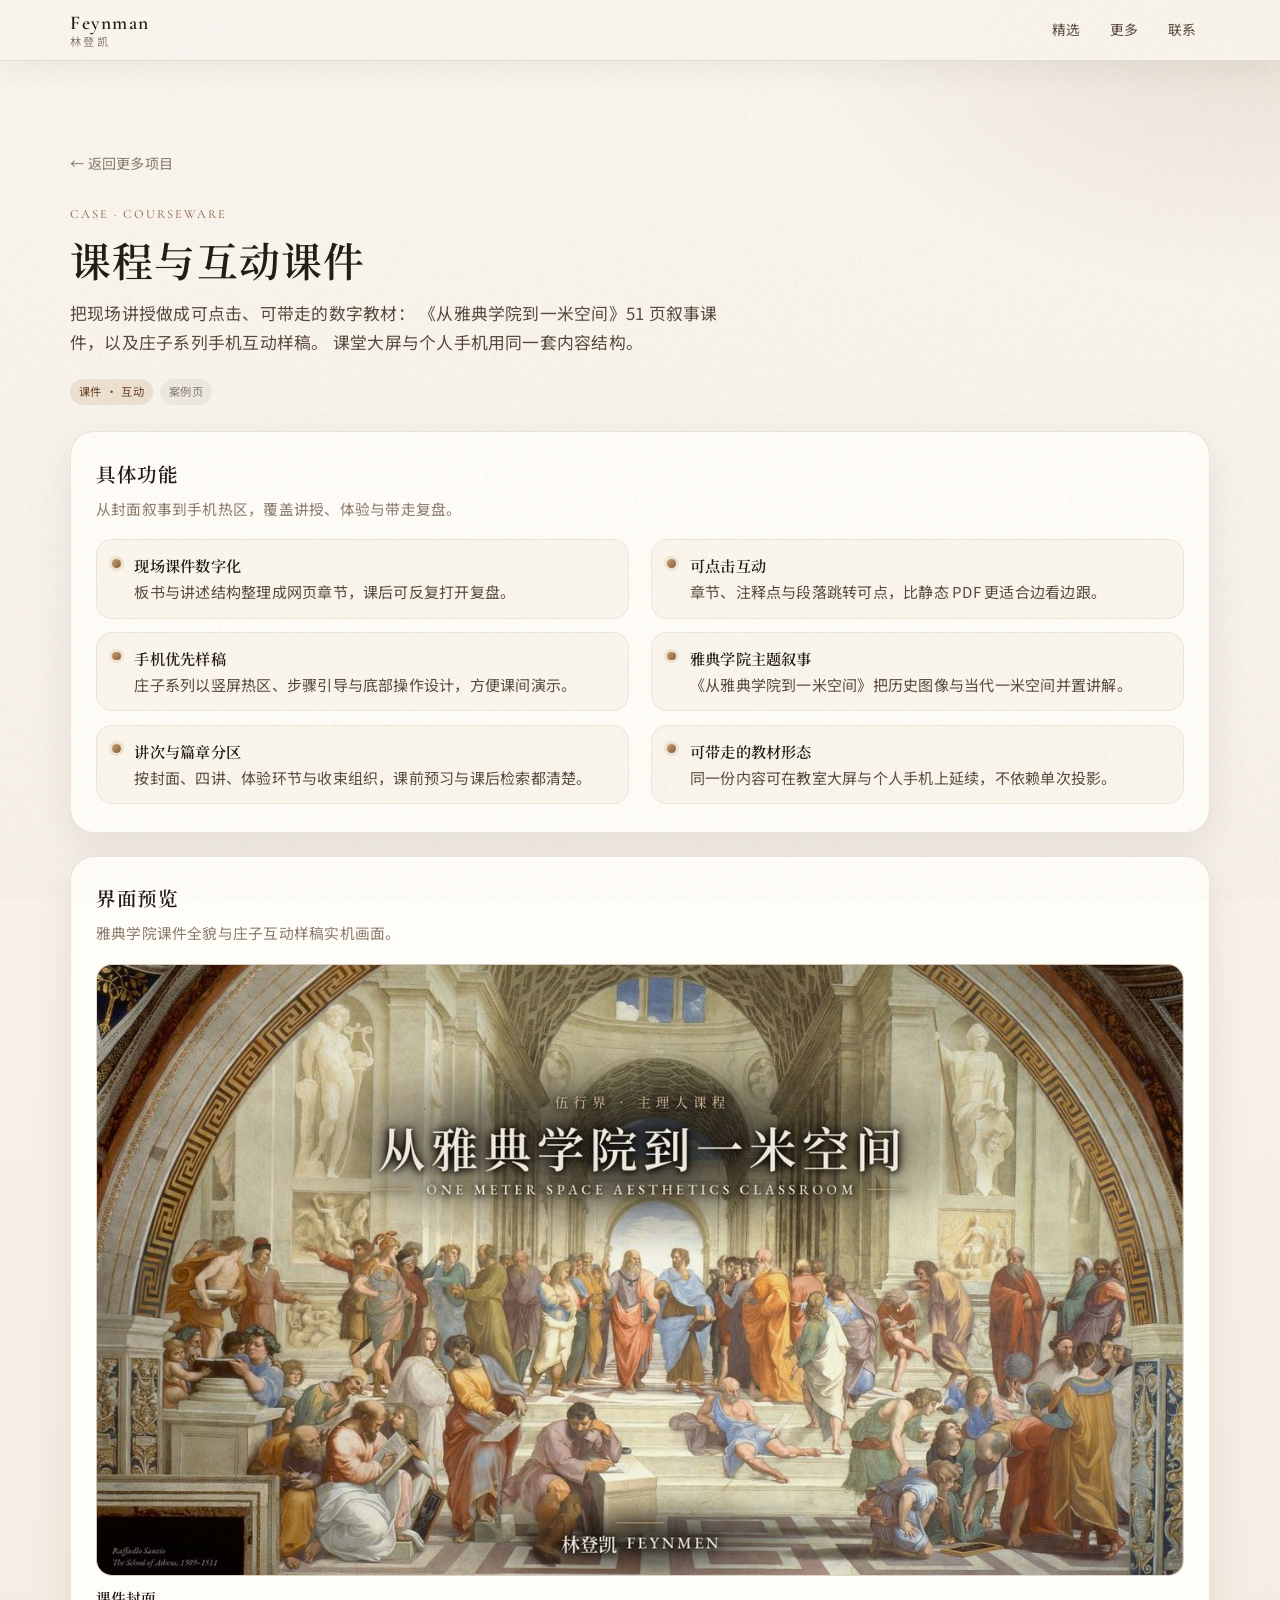
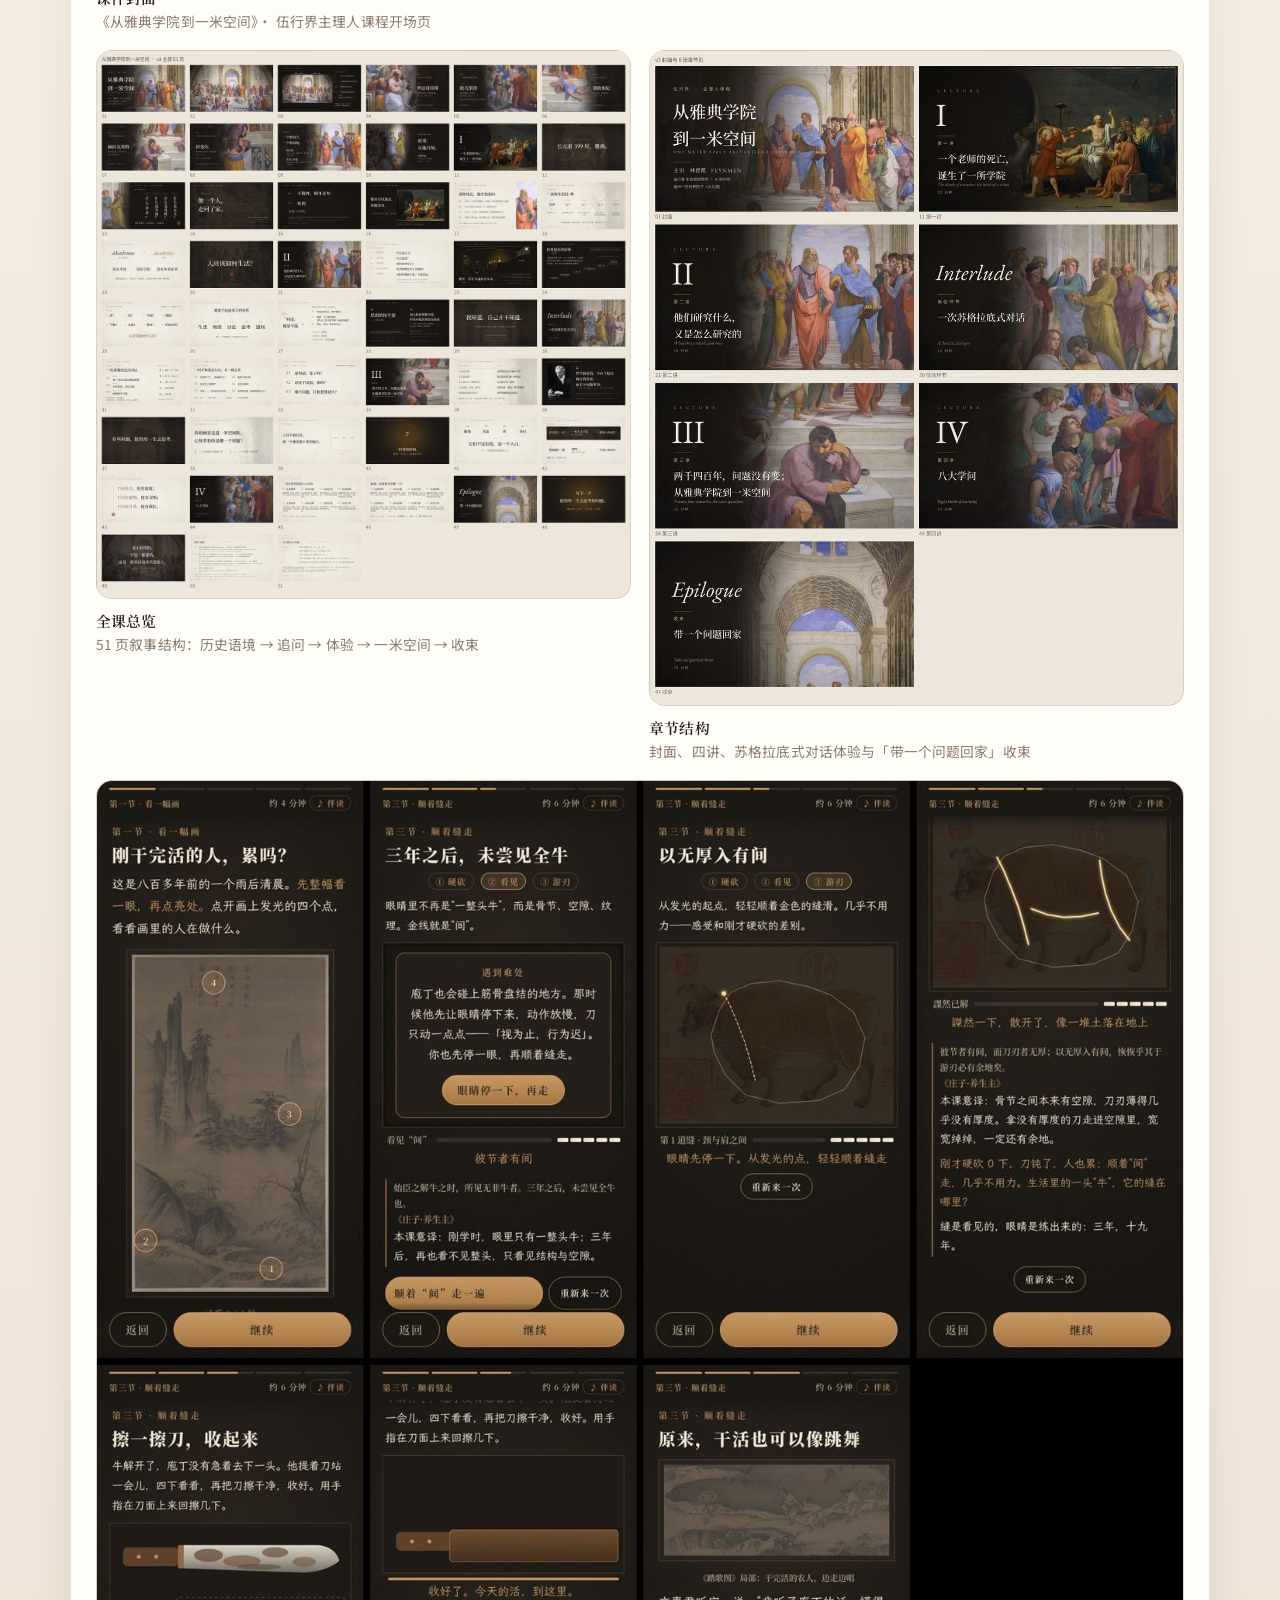
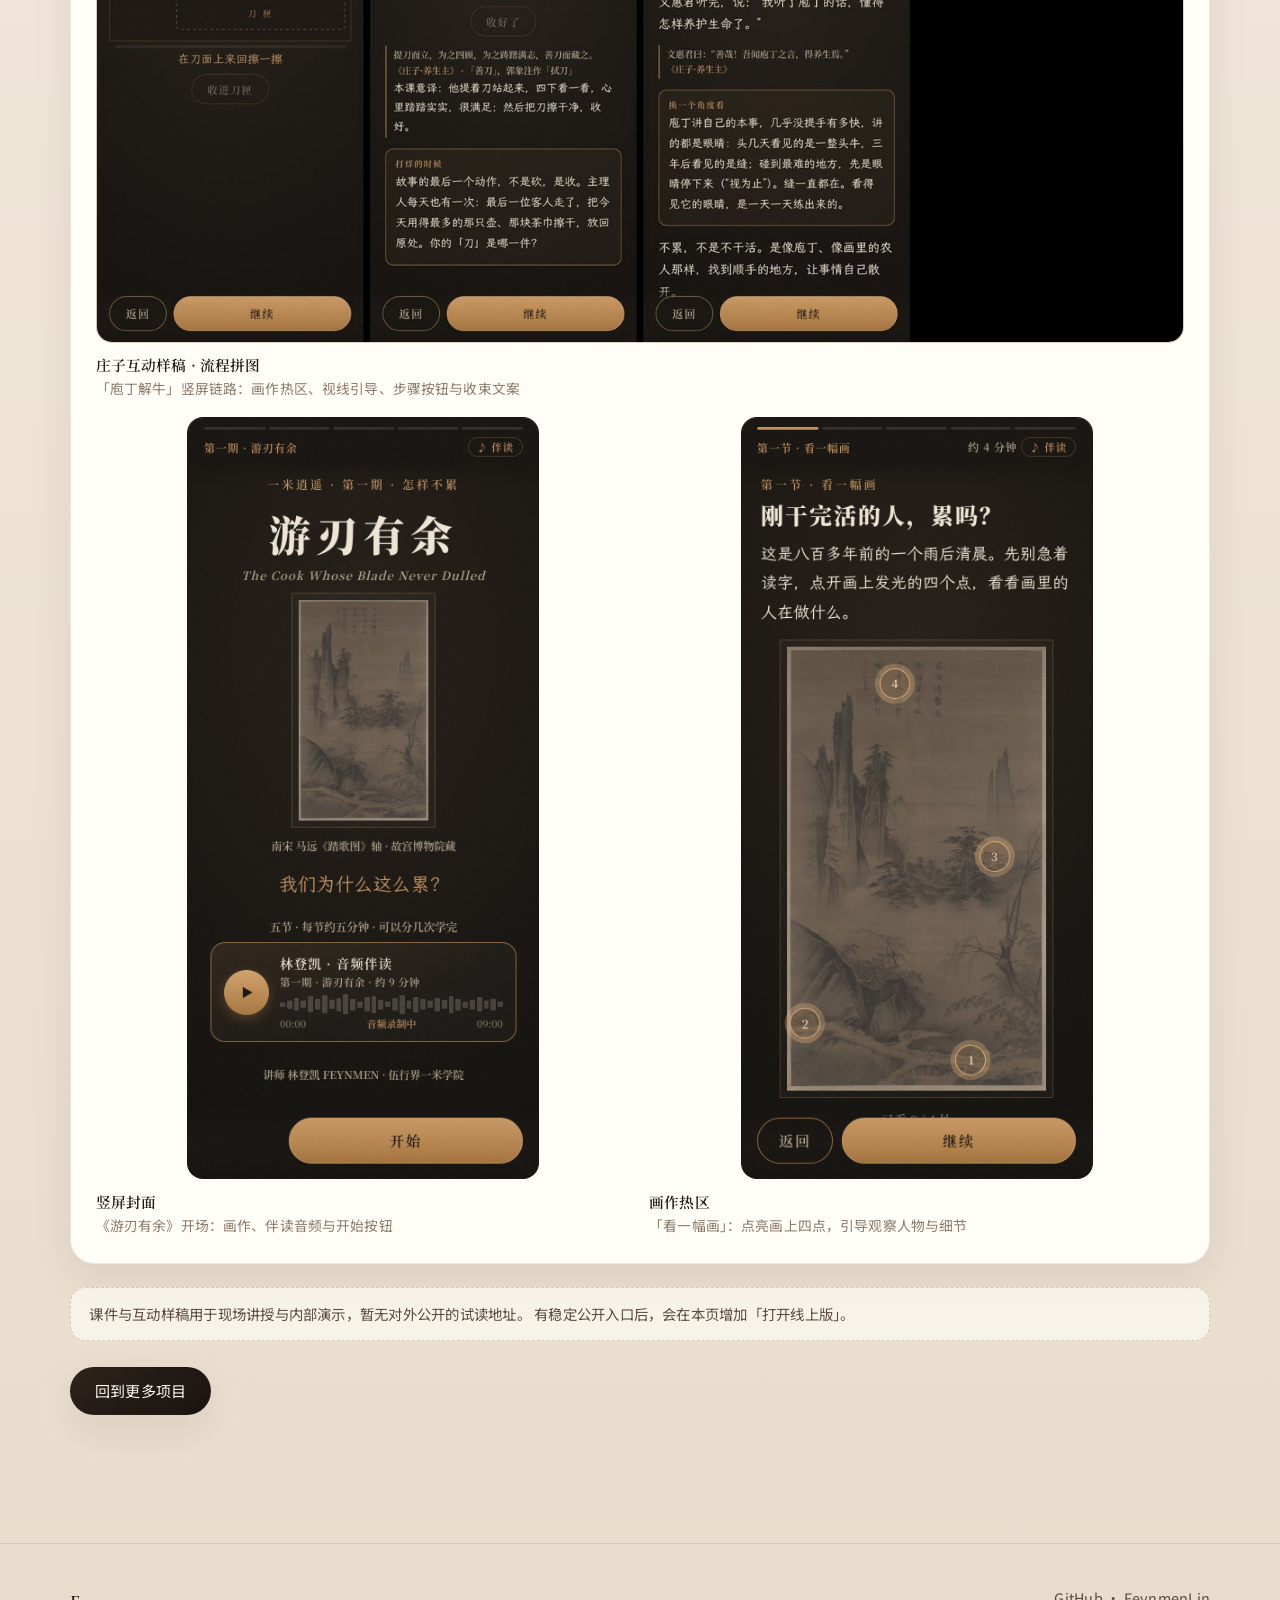
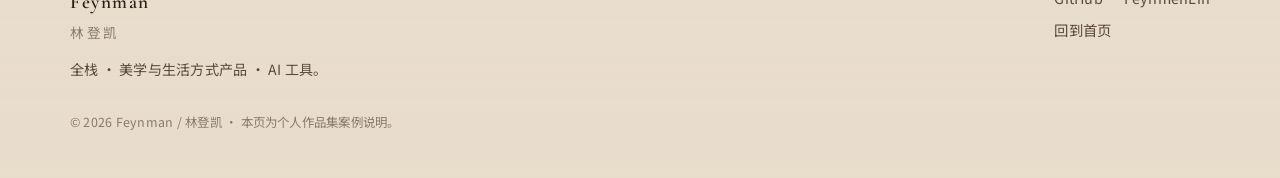
<file: projects/courseware.html>
<!DOCTYPE html>
<html lang="zh-Hans">
<head>
  <meta charset="utf-8" />
  <meta name="viewport" content="width=device-width, initial-scale=1" />
  <meta name="description" content="课程与互动课件：雅典学院主题课件与庄子系列手机互动样稿。" />
  <meta name="author" content="Feynman / 林登凯" />
  <meta name="theme-color" content="#f4ebe0" />
  <link rel="icon" href="../assets/favicon.svg" type="image/svg+xml" />
  <link rel="icon" href="../assets/favicon-32.png" type="image/png" sizes="32x32" />
  <link rel="apple-touch-icon" href="../assets/apple-touch-icon.png" />
  <link rel="manifest" href="../site.webmanifest" />
  <title>课程与互动课件 · 功能说明</title>
  <link rel="preconnect" href="https://fonts.googleapis.com" />
  <link rel="preconnect" href="https://fonts.gstatic.com" crossorigin />
  <link href="https://fonts.googleapis.com/css2?family=Cormorant+Garamond:ital,wght@0,500;0,600;1,500&family=Noto+Sans+SC:wght@400;500;600&family=Noto+Serif+SC:wght@500;600&display=swap" rel="stylesheet" />
  <link rel="stylesheet" href="../styles.css" />
  <link rel="stylesheet" href="projects.css" />
</head>
<body>
  <div class="grain" aria-hidden="true"></div>

  <header class="topnav is-scrolled" id="topnav">
    <div class="wrap inner">
      <a class="brand" href="../index.html#top" aria-label="回到作品集首页">
        <span class="en">Feynman</span>
        <span class="zh">林登凯</span>
      </a>
      <nav class="nav-links" aria-label="页面导航">
        <a href="../index.html#featured">精选</a>
        <a href="../index.html#more">更多</a>
        <a href="../index.html#contact">联系</a>
      </nav>
    </div>
  </header>

  <main class="wrap case-page" id="main">
    <a class="case-back" href="../index.html#more">← 返回更多项目</a>

    <p class="case-kicker">Case · Courseware</p>
    <h1 class="case-title">课程与互动课件</h1>
    <p class="case-pitch">
      把现场讲授做成可点击、可带走的数字教材：
      《从雅典学院到一米空间》51 页叙事课件，以及庄子系列手机互动样稿。
      课堂大屏与个人手机用同一套内容结构。
    </p>

    <div class="case-meta-row">
      <span class="tag">课件 · 互动</span>
      <span class="tag muted">案例页</span>
    </div>

    <section class="case-panel" aria-labelledby="features-title">
      <h2 id="features-title">具体功能</h2>
      <p class="panel-lead">从封面叙事到手机热区，覆盖讲授、体验与带走复盘。</p>
      <ul class="feature-list">
        <li>
          <strong>现场课件数字化</strong>
          板书与讲述结构整理成网页章节，课后可反复打开复盘。
        </li>
        <li>
          <strong>可点击互动</strong>
          章节、注释点与段落跳转可点，比静态 PDF 更适合边看边跟。
        </li>
        <li>
          <strong>手机优先样稿</strong>
          庄子系列以竖屏热区、步骤引导与底部操作设计，方便课间演示。
        </li>
        <li>
          <strong>雅典学院主题叙事</strong>
          《从雅典学院到一米空间》把历史图像与当代一米空间并置讲解。
        </li>
        <li>
          <strong>讲次与篇章分区</strong>
          按封面、四讲、体验环节与收束组织，课前预习与课后检索都清楚。
        </li>
        <li>
          <strong>可带走的教材形态</strong>
          同一份内容可在教室大屏与个人手机上延续，不依赖单次投影。
        </li>
      </ul>
    </section>

    <section class="case-panel" aria-labelledby="gallery-title">
      <h2 id="gallery-title">界面预览</h2>
      <p class="panel-lead">雅典学院课件全貌与庄子互动样稿实机画面。</p>
      <div class="case-gallery cols-2">
        <figure class="span-2">
          <div class="gallery-frame is-natural">
            <img
              src="../assets/case-courseware-cover.jpg"
              alt="从雅典学院到一米空间课件封面"
              width="1600"
              height="899"
              loading="eager"
              decoding="async"
            />
          </div>
          <figcaption class="gallery-caption">
            <strong>课件封面</strong>
            《从雅典学院到一米空间》· 伍行界主理人课程开场页
          </figcaption>
        </figure>

        <figure>
          <div class="gallery-frame is-natural">
            <img
              src="../assets/case-courseware-athens.jpg"
              alt="雅典学院课件 51 页总览网格"
              width="1600"
              height="1641"
              loading="lazy"
              decoding="async"
            />
          </div>
          <figcaption class="gallery-caption">
            <strong>全课总览</strong>
            51 页叙事结构：历史语境 → 追问 → 体验 → 一米空间 → 收束
          </figcaption>
        </figure>

        <figure>
          <div class="gallery-frame is-natural">
            <img
              src="../assets/case-courseware-chapter.jpg"
              alt="课件章节页：四讲与体验环节"
              width="978"
              height="1200"
              loading="lazy"
              decoding="async"
            />
          </div>
          <figcaption class="gallery-caption">
            <strong>章节结构</strong>
            封面、四讲、苏格拉底式对话体验与「带一个问题回家」收束
          </figcaption>
        </figure>

        <figure class="span-2">
          <div class="gallery-frame is-natural">
            <img
              src="../assets/case-courseware-mobile.jpg"
              alt="庄子互动样稿多屏流程拼图"
              width="1590"
              height="1698"
              loading="lazy"
              decoding="async"
            />
          </div>
          <figcaption class="gallery-caption">
            <strong>庄子互动样稿 · 流程拼图</strong>
            「庖丁解牛」竖屏链路：画作热区、视线引导、步骤按钮与收束文案
          </figcaption>
        </figure>

        <figure>
          <div class="gallery-frame is-phone">
            <img
              src="../assets/case-courseware-phone.jpg"
              alt="庄子样稿封面：游刃有余与伴读音频"
              width="780"
              height="1688"
              loading="lazy"
              decoding="async"
            />
          </div>
          <figcaption class="gallery-caption">
            <strong>竖屏封面</strong>
            《游刃有余》开场：画作、伴读音频与开始按钮
          </figcaption>
        </figure>

        <figure>
          <div class="gallery-frame is-phone">
            <img
              src="../assets/case-courseware-hotspot.jpg"
              alt="庄子样稿：踏歌图热区互动"
              width="780"
              height="1688"
              loading="lazy"
              decoding="async"
            />
          </div>
          <figcaption class="gallery-caption">
            <strong>画作热区</strong>
            「看一幅画」：点亮画上四点，引导观察人物与细节
          </figcaption>
        </figure>
      </div>
    </section>

    <p class="case-note">
      课件与互动样稿用于现场讲授与内部演示，暂无对外公开的试读地址。
      有稳定公开入口后，会在本页增加「打开线上版」。
    </p>

    <div class="case-cta">
      <a class="btn btn-primary" href="../index.html#more"><span>回到更多项目</span></a>
    </div>
  </main>

  <footer class="site-footer" id="contact">
    <div class="wrap footer-inner">
      <div class="footer-brand">
        <div class="en">Feynman</div>
        <div class="zh">林登凯</div>
        <p class="blurb">全栈 · 美学与生活方式产品 · AI 工具。</p>
      </div>
      <div class="footer-links">
        <a href="https://github.com/FeynmenLin" target="_blank" rel="noopener noreferrer">GitHub · FeynmenLin</a>
        <a href="../index.html#top">回到首页</a>
      </div>
    </div>
    <div class="wrap footer-note">
      © <span id="y"></span> Feynman / 林登凯 · 本页为个人作品集案例说明。
    </div>
  </footer>

  <script>
    document.getElementById("y").textContent = String(new Date().getFullYear());
  </script>
</body>
</html>
</file>
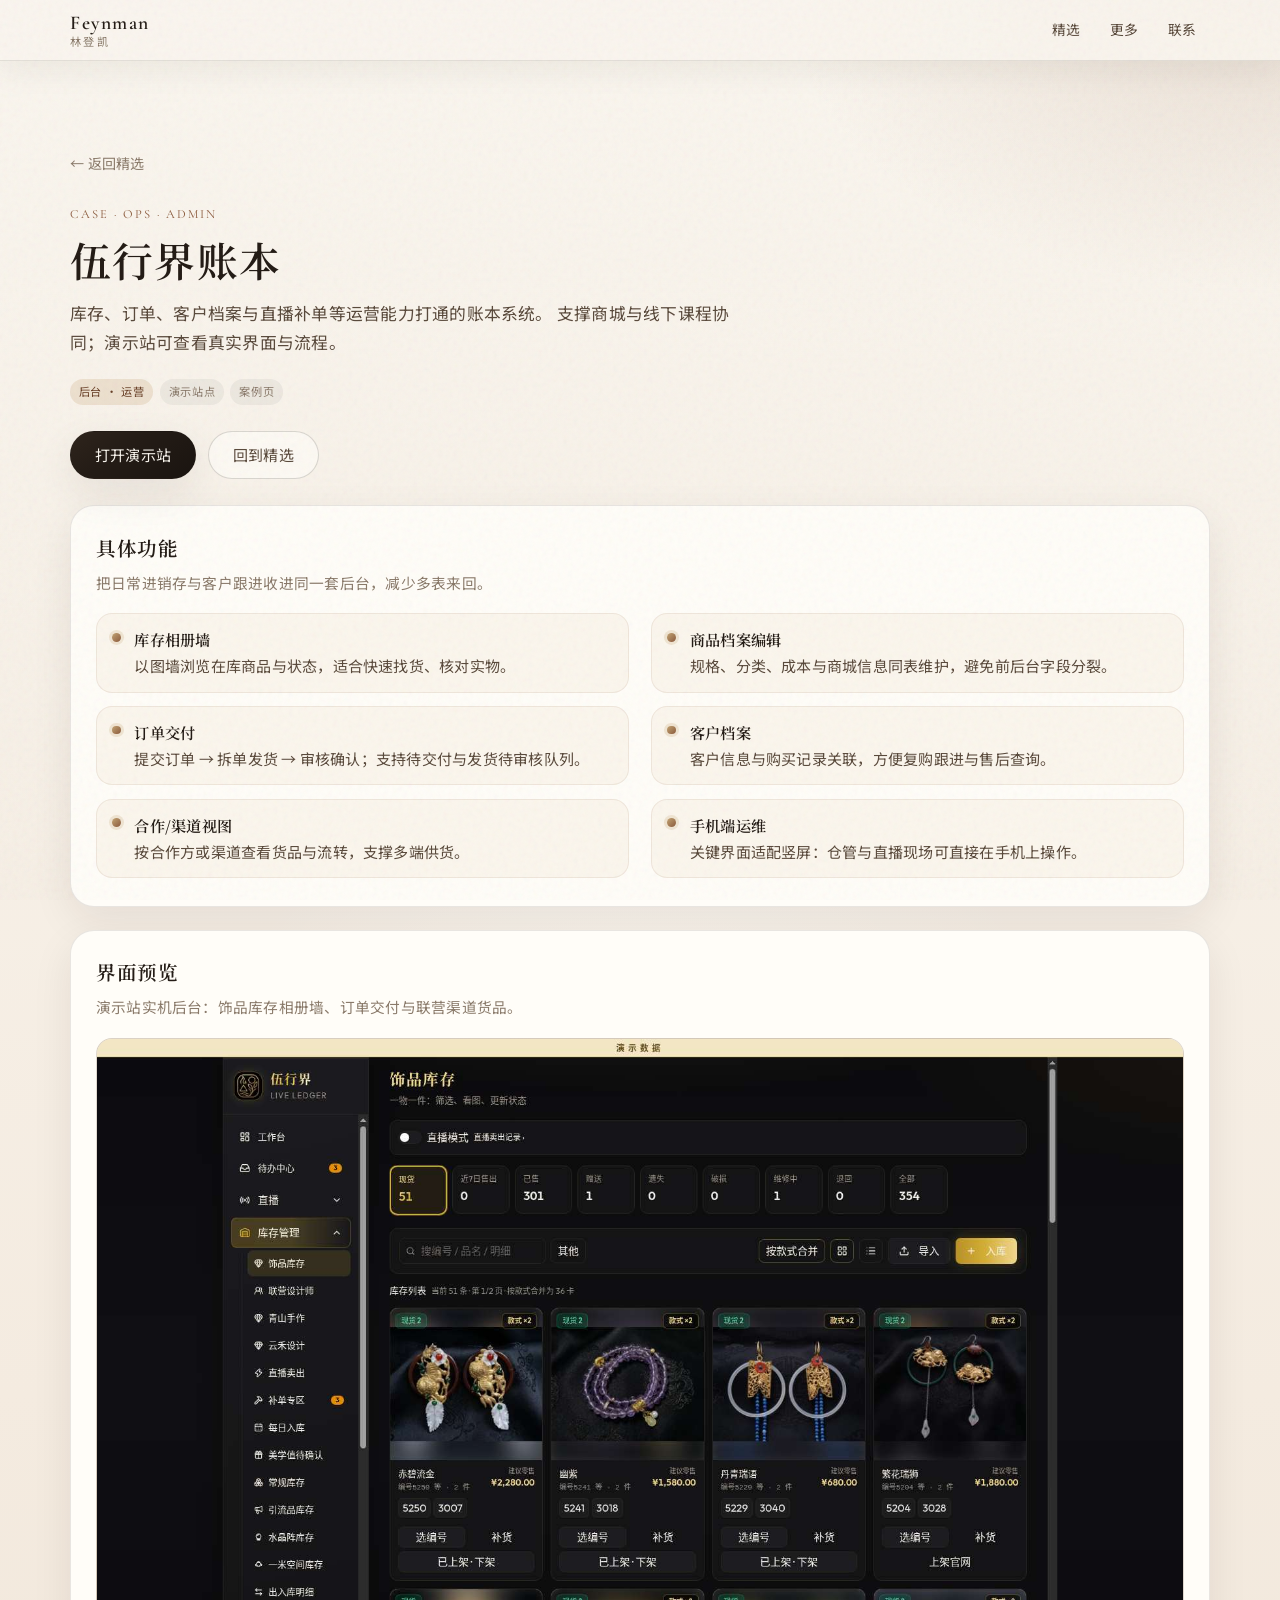
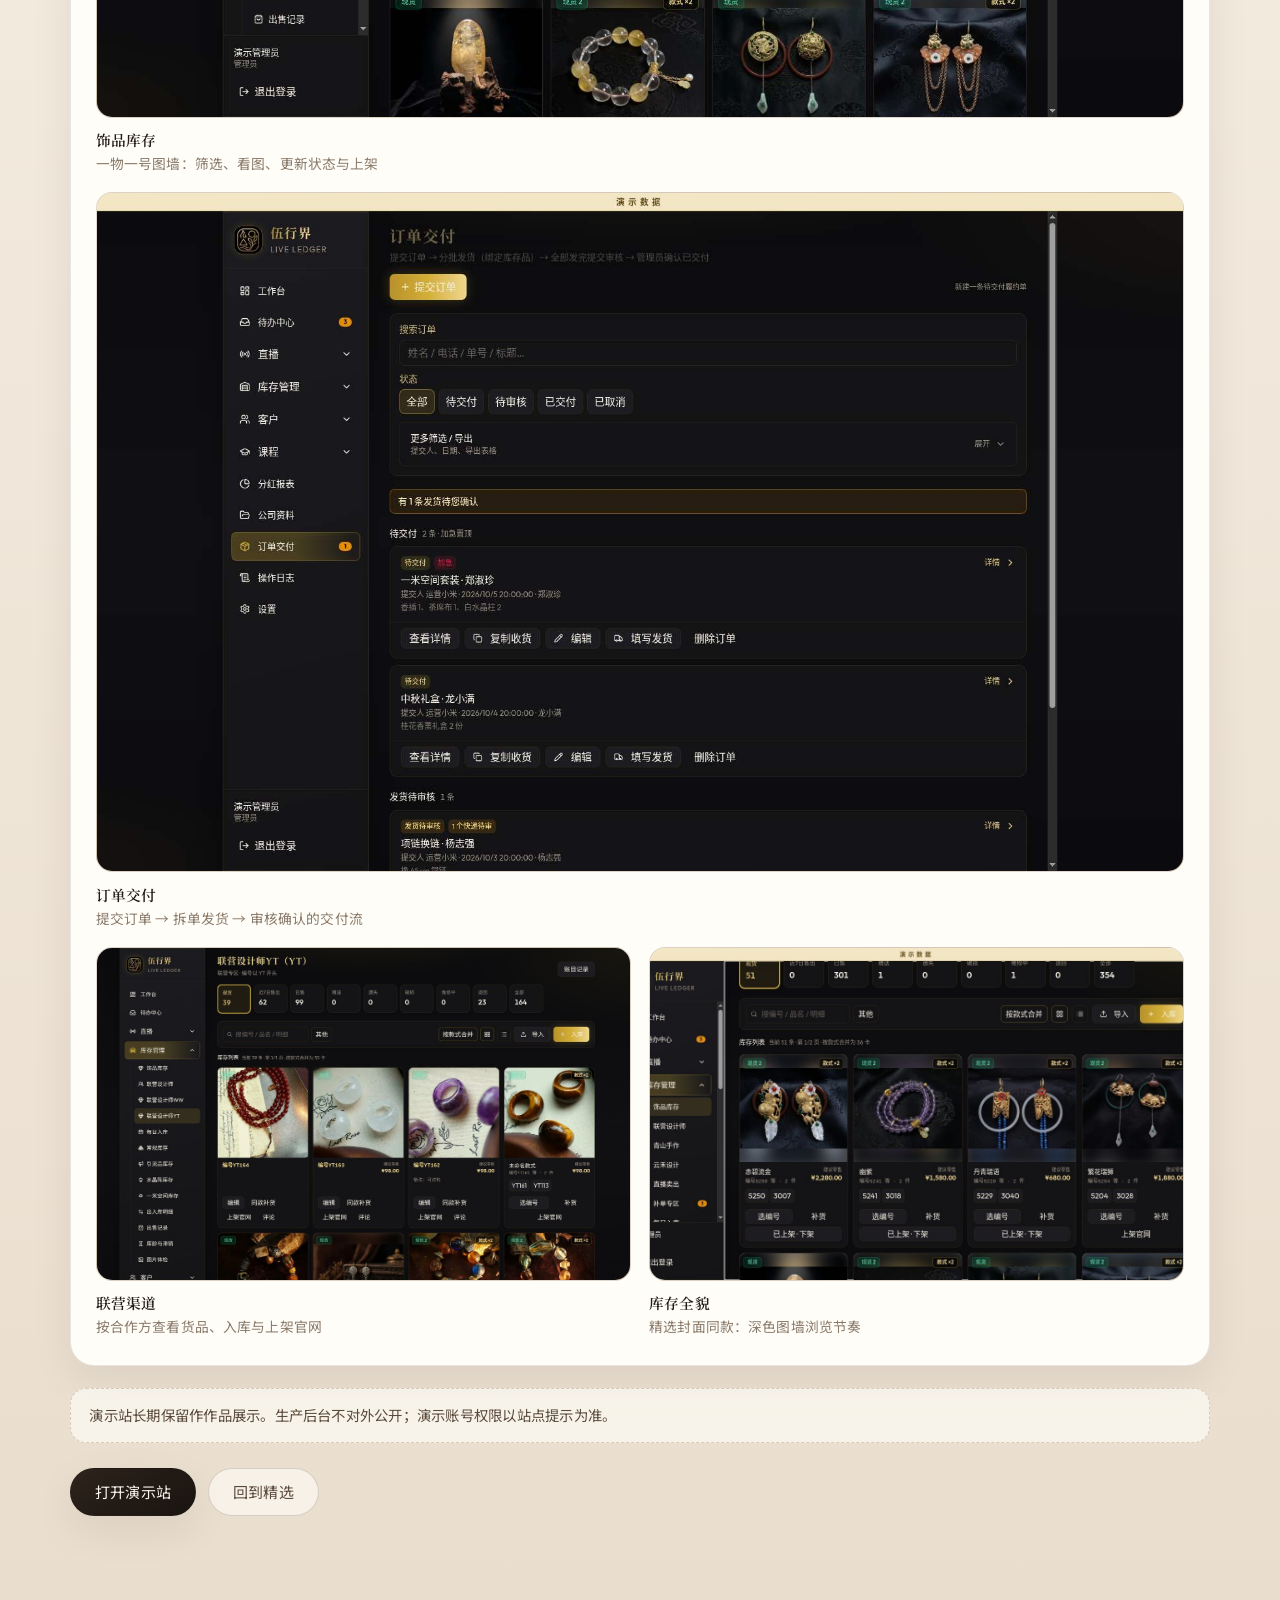
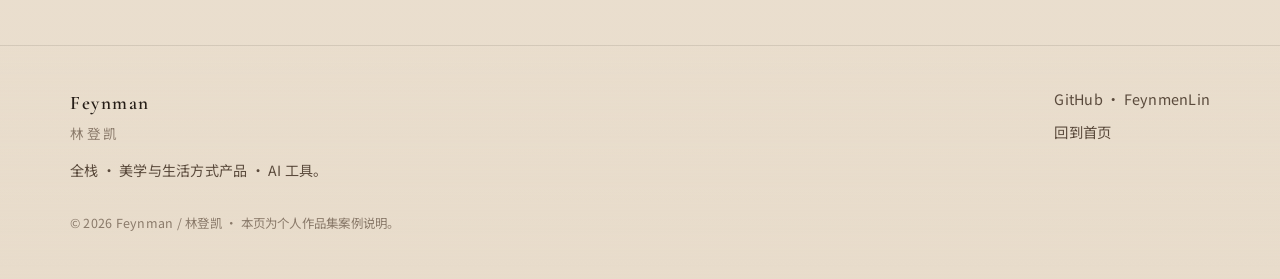
<file: projects/ledger.html>
<!DOCTYPE html>
<html lang="zh-Hans">
<head>
  <meta charset="utf-8" />
  <meta name="viewport" content="width=device-width, initial-scale=1" />
  <meta name="description" content="伍行界账本：库存、订单、客户档案与直播补单等运营后台。" />
  <meta name="author" content="Feynman / 林登凯" />
  <meta name="theme-color" content="#f4ebe0" />
  <title>伍行界账本 · 功能说明</title>
  <link rel="icon" href="../assets/favicon.svg" type="image/svg+xml" />
  <link rel="icon" href="../assets/favicon-32.png" type="image/png" sizes="32x32" />
  <link rel="apple-touch-icon" href="../assets/apple-touch-icon.png" />
  <link rel="manifest" href="../site.webmanifest" />
  <link rel="preconnect" href="https://fonts.googleapis.com" />
  <link rel="preconnect" href="https://fonts.gstatic.com" crossorigin />
  <link href="https://fonts.googleapis.com/css2?family=Cormorant+Garamond:ital,wght@0,500;0,600;1,500&family=Noto+Sans+SC:wght@400;500;600&family=Noto+Serif+SC:wght@500;600&display=swap" rel="stylesheet" />
  <link rel="stylesheet" href="../styles.css" />
  <link rel="stylesheet" href="projects.css" />
</head>
<body>
  <div class="grain" aria-hidden="true"></div>

  <header class="topnav is-scrolled" id="topnav">
    <div class="wrap inner">
      <a class="brand" href="../index.html#top" aria-label="回到作品集首页">
        <span class="en">Feynman</span>
        <span class="zh">林登凯</span>
      </a>
      <nav class="nav-links" aria-label="页面导航">
        <a href="../index.html#featured">精选</a>
        <a href="../index.html#more">更多</a>
        <a href="../index.html#contact">联系</a>
      </nav>
    </div>
  </header>

  <main class="wrap case-page" id="main">
    <a class="case-back" href="../index.html#featured">← 返回精选</a>

    <p class="case-kicker">Case · Ops · Admin</p>
    <h1 class="case-title">伍行界账本</h1>
    <p class="case-pitch">
      库存、订单、客户档案与直播补单等运营能力打通的账本系统。
      支撑商城与线下课程协同；演示站可查看真实界面与流程。
    </p>

    <div class="case-meta-row">
      <span class="tag">后台 · 运营</span>
      <span class="tag muted">演示站点</span>
      <span class="tag muted">案例页</span>
    </div>

    <div class="case-cta case-cta-top">
      <a class="btn btn-primary" href="https://demo.wuxingjie.vip/" target="_blank" rel="noopener noreferrer">
        <span>打开演示站</span>
        <span class="btn-sheen" aria-hidden="true"></span>
      </a>
      <a class="btn btn-ghost" href="../index.html#featured">回到精选</a>
    </div>

    <section class="case-panel" aria-labelledby="features-title">
      <h2 id="features-title">具体功能</h2>
      <p class="panel-lead">把日常进销存与客户跟进收进同一套后台，减少多表来回。</p>
      <ul class="feature-list">
        <li>
          <strong>库存相册墙</strong>
          以图墙浏览在库商品与状态，适合快速找货、核对实物。
        </li>
        <li>
          <strong>商品档案编辑</strong>
          规格、分类、成本与商城信息同表维护，避免前后台字段分裂。
        </li>
        <li>
          <strong>订单交付</strong>
          提交订单 → 拆单发货 → 审核确认；支持待交付与发货待审核队列。
        </li>
        <li>
          <strong>客户档案</strong>
          客户信息与购买记录关联，方便复购跟进与售后查询。
        </li>
        <li>
          <strong>合作/渠道视图</strong>
          按合作方或渠道查看货品与流转，支撑多端供货。
        </li>
        <li>
          <strong>手机端运维</strong>
          关键界面适配竖屏：仓管与直播现场可直接在手机上操作。
        </li>
      </ul>
    </section>

    <section class="case-panel" aria-labelledby="gallery-title">
      <h2 id="gallery-title">界面预览</h2>
      <p class="panel-lead">演示站实机后台：饰品库存相册墙、订单交付与联营渠道货品。</p>
      <div class="case-gallery cols-2">
        <figure class="span-2">
          <div class="gallery-frame">
            <img src="../assets/case-ledger-1.jpg" alt="饰品库存相册墙：现货统计、筛选与一物一号图卡" width="1920" height="1040" loading="eager" decoding="async" />
          </div>
          <figcaption class="gallery-caption"><strong>饰品库存</strong>一物一号图墙：筛选、看图、更新状态与上架</figcaption>
        </figure>
        <figure class="span-2">
          <div class="gallery-frame">
            <img src="../assets/case-ledger-2.jpg" alt="订单交付列表：待交付与发货待审核" width="1920" height="1040" loading="lazy" decoding="async" />
          </div>
          <figcaption class="gallery-caption"><strong>订单交付</strong>提交订单 → 拆单发货 → 审核确认的交付流</figcaption>
        </figure>
        <figure>
          <div class="gallery-frame">
            <img src="../assets/case-ledger-3.jpg" alt="联营设计师渠道库存图墙" width="1280" height="914" loading="lazy" decoding="async" />
          </div>
          <figcaption class="gallery-caption"><strong>联营渠道</strong>按合作方查看货品、入库与上架官网</figcaption>
        </figure>
        <figure>
          <div class="gallery-frame">
            <img src="../assets/featured-ledger.jpg" alt="账本库存相册墙精选封面" width="1280" height="720" loading="lazy" decoding="async" />
          </div>
          <figcaption class="gallery-caption"><strong>库存全貌</strong>精选封面同款：深色图墙浏览节奏</figcaption>
        </figure>
      </div>
    </section>

    <p class="case-note">
      演示站长期保留作作品展示。生产后台不对外公开；演示账号权限以站点提示为准。
    </p>

    <div class="case-cta">
      <a class="btn btn-primary" href="https://demo.wuxingjie.vip/" target="_blank" rel="noopener noreferrer">
        <span>打开演示站</span>
        <span class="btn-sheen" aria-hidden="true"></span>
      </a>
      <a class="btn btn-ghost" href="../index.html#featured">回到精选</a>
    </div>
  </main>

  <footer class="site-footer" id="contact">
    <div class="wrap footer-inner">
      <div class="footer-brand">
        <div class="en">Feynman</div>
        <div class="zh">林登凯</div>
        <p class="blurb">全栈 · 美学与生活方式产品 · AI 工具。</p>
      </div>
      <div class="footer-links">
        <a href="https://github.com/FeynmenLin" target="_blank" rel="noopener noreferrer">GitHub · FeynmenLin</a>
        <a href="../index.html#top">回到首页</a>
      </div>
    </div>
    <div class="wrap footer-note">
      © <span id="y"></span> Feynman / 林登凯 · 本页为个人作品集案例说明。
    </div>
  </footer>

  <script>
    document.getElementById("y").textContent = String(new Date().getFullYear());
  </script>
</body>
</html>
</file>
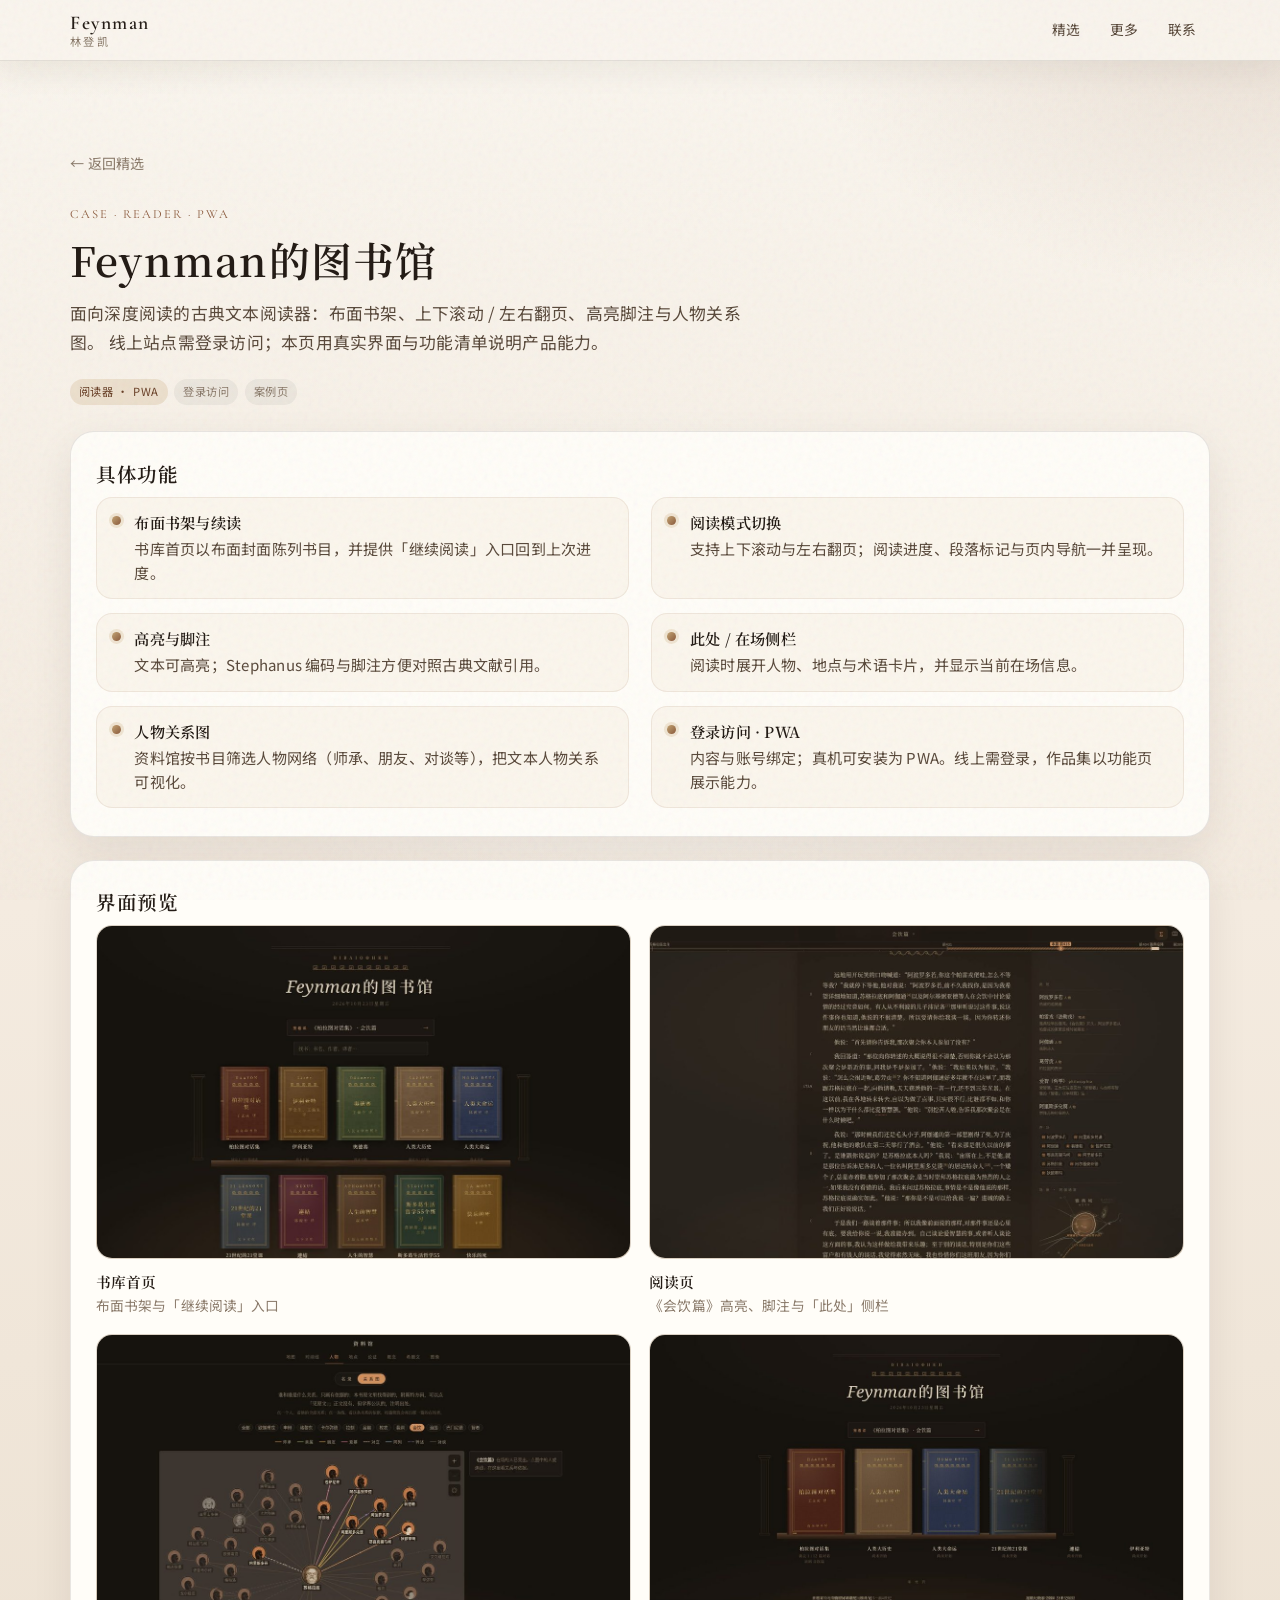
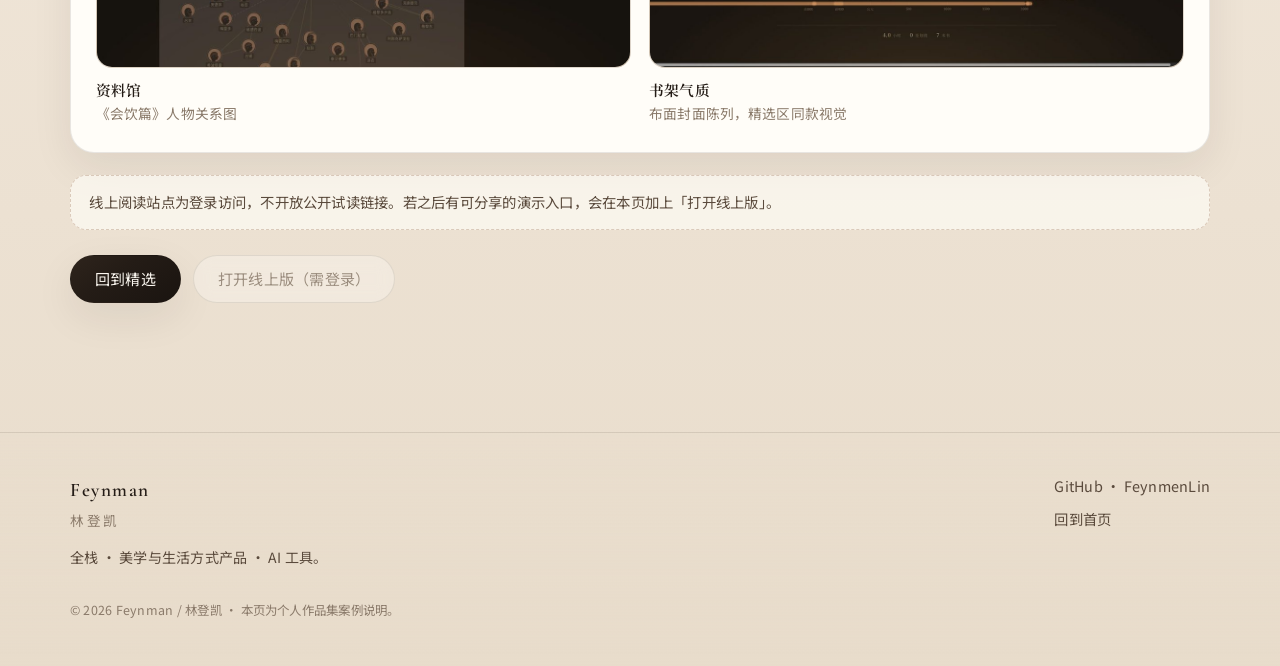
<file: projects/library.html>
<!DOCTYPE html>
<html lang="zh-Hans">
<head>
  <meta charset="utf-8" />
  <meta name="viewport" content="width=device-width, initial-scale=1" />
  <meta name="description" content="Feynman的图书馆：书库、阅读与人物关系图等案例功能说明。" />
  <meta name="author" content="Feynman / 林登凯" />
  <meta name="theme-color" content="#f4ebe0" />
  <link rel="icon" href="../assets/favicon.svg" type="image/svg+xml" />
  <link rel="icon" href="../assets/favicon-32.png" type="image/png" sizes="32x32" />
  <link rel="apple-touch-icon" href="../assets/apple-touch-icon.png" />
  <link rel="manifest" href="../site.webmanifest" />
  <title>Feynman的图书馆 · 功能说明</title>
  <link rel="preconnect" href="https://fonts.googleapis.com" />
  <link rel="preconnect" href="https://fonts.gstatic.com" crossorigin />
  <link href="https://fonts.googleapis.com/css2?family=Cormorant+Garamond:ital,wght@0,500;0,600;1,500&family=Noto+Sans+SC:wght@400;500;600&family=Noto+Serif+SC:wght@500;600&display=swap" rel="stylesheet" />
  <link rel="stylesheet" href="../styles.css" />
  <link rel="stylesheet" href="projects.css" />
</head>
<body>
  <div class="grain" aria-hidden="true"></div>

  <header class="topnav is-scrolled" id="topnav">
    <div class="wrap inner">
      <a class="brand" href="../index.html#top" aria-label="回到作品集首页">
        <span class="en">Feynman</span>
        <span class="zh">林登凯</span>
      </a>
      <nav class="nav-links" aria-label="页面导航">
        <a href="../index.html#featured">精选</a>
        <a href="../index.html#more">更多</a>
        <a href="../index.html#contact">联系</a>
      </nav>
    </div>
  </header>

  <main class="wrap case-page" id="main">
    <a class="case-back" href="../index.html#featured">← 返回精选</a>

    <p class="case-kicker">Case · Reader · PWA</p>
    <h1 class="case-title">Feynman的图书馆</h1>
    <p class="case-pitch">
      面向深度阅读的古典文本阅读器：布面书架、上下滚动 / 左右翻页、高亮脚注与人物关系图。
      线上站点需登录访问；本页用真实界面与功能清单说明产品能力。
    </p>

    <div class="case-meta-row">
      <span class="tag">阅读器 · PWA</span>
      <span class="tag muted">登录访问</span>
      <span class="tag muted">案例页</span>
    </div>

    <section class="case-panel" aria-labelledby="features-title">
      <h2 id="features-title">具体功能</h2>
      <ul class="feature-list">
        <li>
          <strong>布面书架与续读</strong>
          书库首页以布面封面陈列书目，并提供「继续阅读」入口回到上次进度。
        </li>
        <li>
          <strong>阅读模式切换</strong>
          支持上下滚动与左右翻页；阅读进度、段落标记与页内导航一并呈现。
        </li>
        <li>
          <strong>高亮与脚注</strong>
          文本可高亮；Stephanus 编码与脚注方便对照古典文献引用。
        </li>
        <li>
          <strong>此处 / 在场侧栏</strong>
          阅读时展开人物、地点与术语卡片，并显示当前在场信息。
        </li>
        <li>
          <strong>人物关系图</strong>
          资料馆按书目筛选人物网络（师承、朋友、对谈等），把文本人物关系可视化。
        </li>
        <li>
          <strong>登录访问 · PWA</strong>
          内容与账号绑定；真机可安装为 PWA。线上需登录，作品集以功能页展示能力。
        </li>
      </ul>
    </section>

    <section class="case-panel" aria-labelledby="gallery-title">
      <h2 id="gallery-title">界面预览</h2>
      <div class="case-gallery cols-2">
        <figure style="margin:0">
          <div class="gallery-frame">
            <img src="../assets/case-library-1.jpg" alt="书库首页：布面书架与继续阅读" width="1920" height="1040" loading="eager" decoding="async" />
          </div>
          <figcaption class="gallery-caption"><strong>书库首页</strong>
            布面书架与「继续阅读」入口</figcaption>
        </figure>
        <figure style="margin:0">
          <div class="gallery-frame">
            <img src="../assets/case-library-2.jpg" alt="会饮篇阅读页：高亮、脚注与侧栏" width="1920" height="1040" loading="lazy" decoding="async" />
          </div>
          <figcaption class="gallery-caption"><strong>阅读页</strong>
            《会饮篇》高亮、脚注与「此处」侧栏</figcaption>
        </figure>
        <figure style="margin:0">
          <div class="gallery-frame">
            <img src="../assets/case-library-3.jpg" alt="资料馆人物关系图" width="1920" height="1040" loading="lazy" decoding="async" />
          </div>
          <figcaption class="gallery-caption"><strong>资料馆</strong>
            《会饮篇》人物关系图</figcaption>
        </figure>
        <figure style="margin:0">
          <div class="gallery-frame">
            <img src="../assets/featured-library.jpg" alt="图书馆封面截图" width="1280" height="800" loading="lazy" decoding="async" />
          </div>
          <figcaption class="gallery-caption"><strong>书架气质</strong>
            布面封面陈列，精选区同款视觉</figcaption>
        </figure>
      </div>
    </section>

    <p class="case-note">
      线上阅读站点为登录访问，不开放公开试读链接。若之后有可分享的演示入口，会在本页加上「打开线上版」。
    </p>

    <div class="case-cta">
      <a class="btn btn-primary" href="../index.html#featured"><span>回到精选</span></a>
      <span class="btn btn-ghost is-disabled" aria-disabled="true">打开线上版（需登录）</span>
    </div>
  </main>

  <footer class="site-footer" id="contact">
    <div class="wrap footer-inner">
      <div class="footer-brand">
        <div class="en">Feynman</div>
        <div class="zh">林登凯</div>
        <p class="blurb">全栈 · 美学与生活方式产品 · AI 工具。</p>
      </div>
      <div class="footer-links">
        <a href="https://github.com/FeynmenLin" target="_blank" rel="noopener noreferrer">GitHub · FeynmenLin</a>
        <a href="../index.html#top">回到首页</a>
      </div>
    </div>
    <div class="wrap footer-note">
      © <span id="y"></span> Feynman / 林登凯 · 本页为个人作品集案例说明。
    </div>
  </footer>

  <script>
    document.getElementById("y").textContent = String(new Date().getFullYear());
  </script>
</body>
</html>
</file>
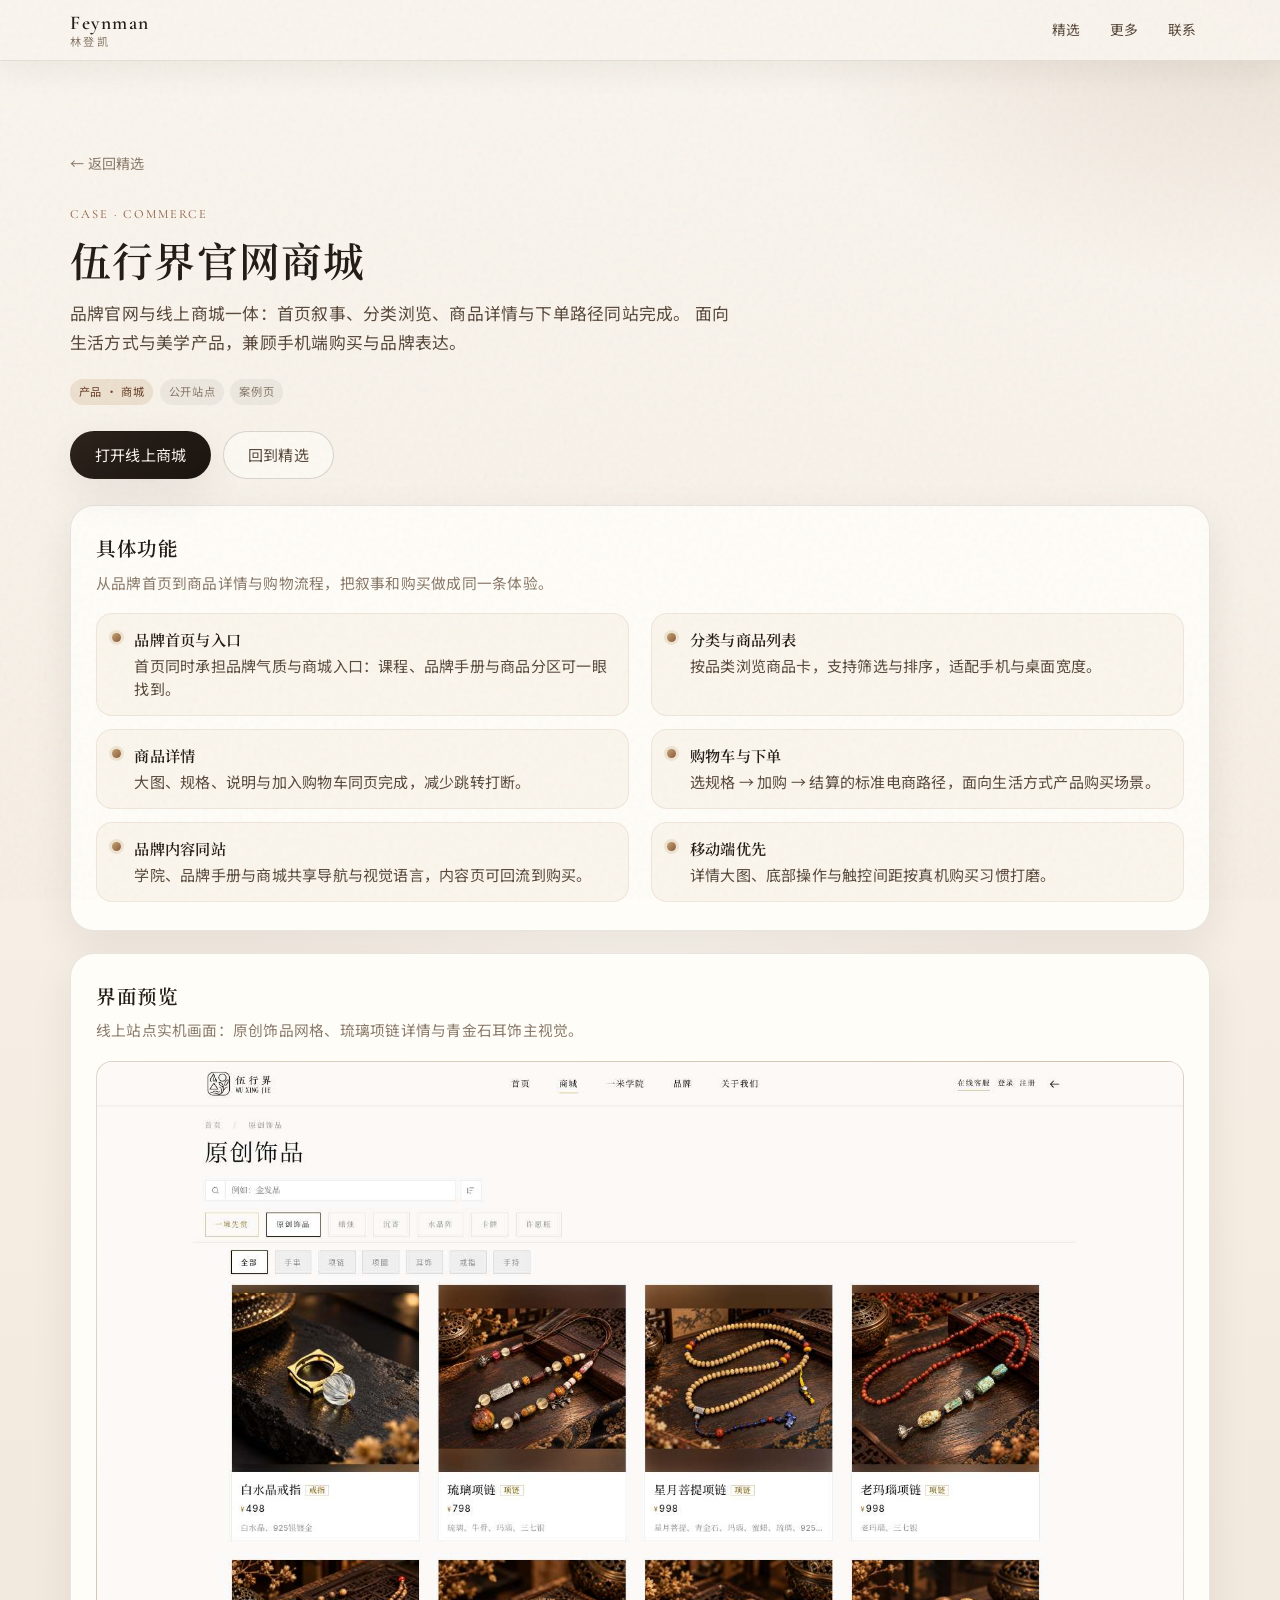
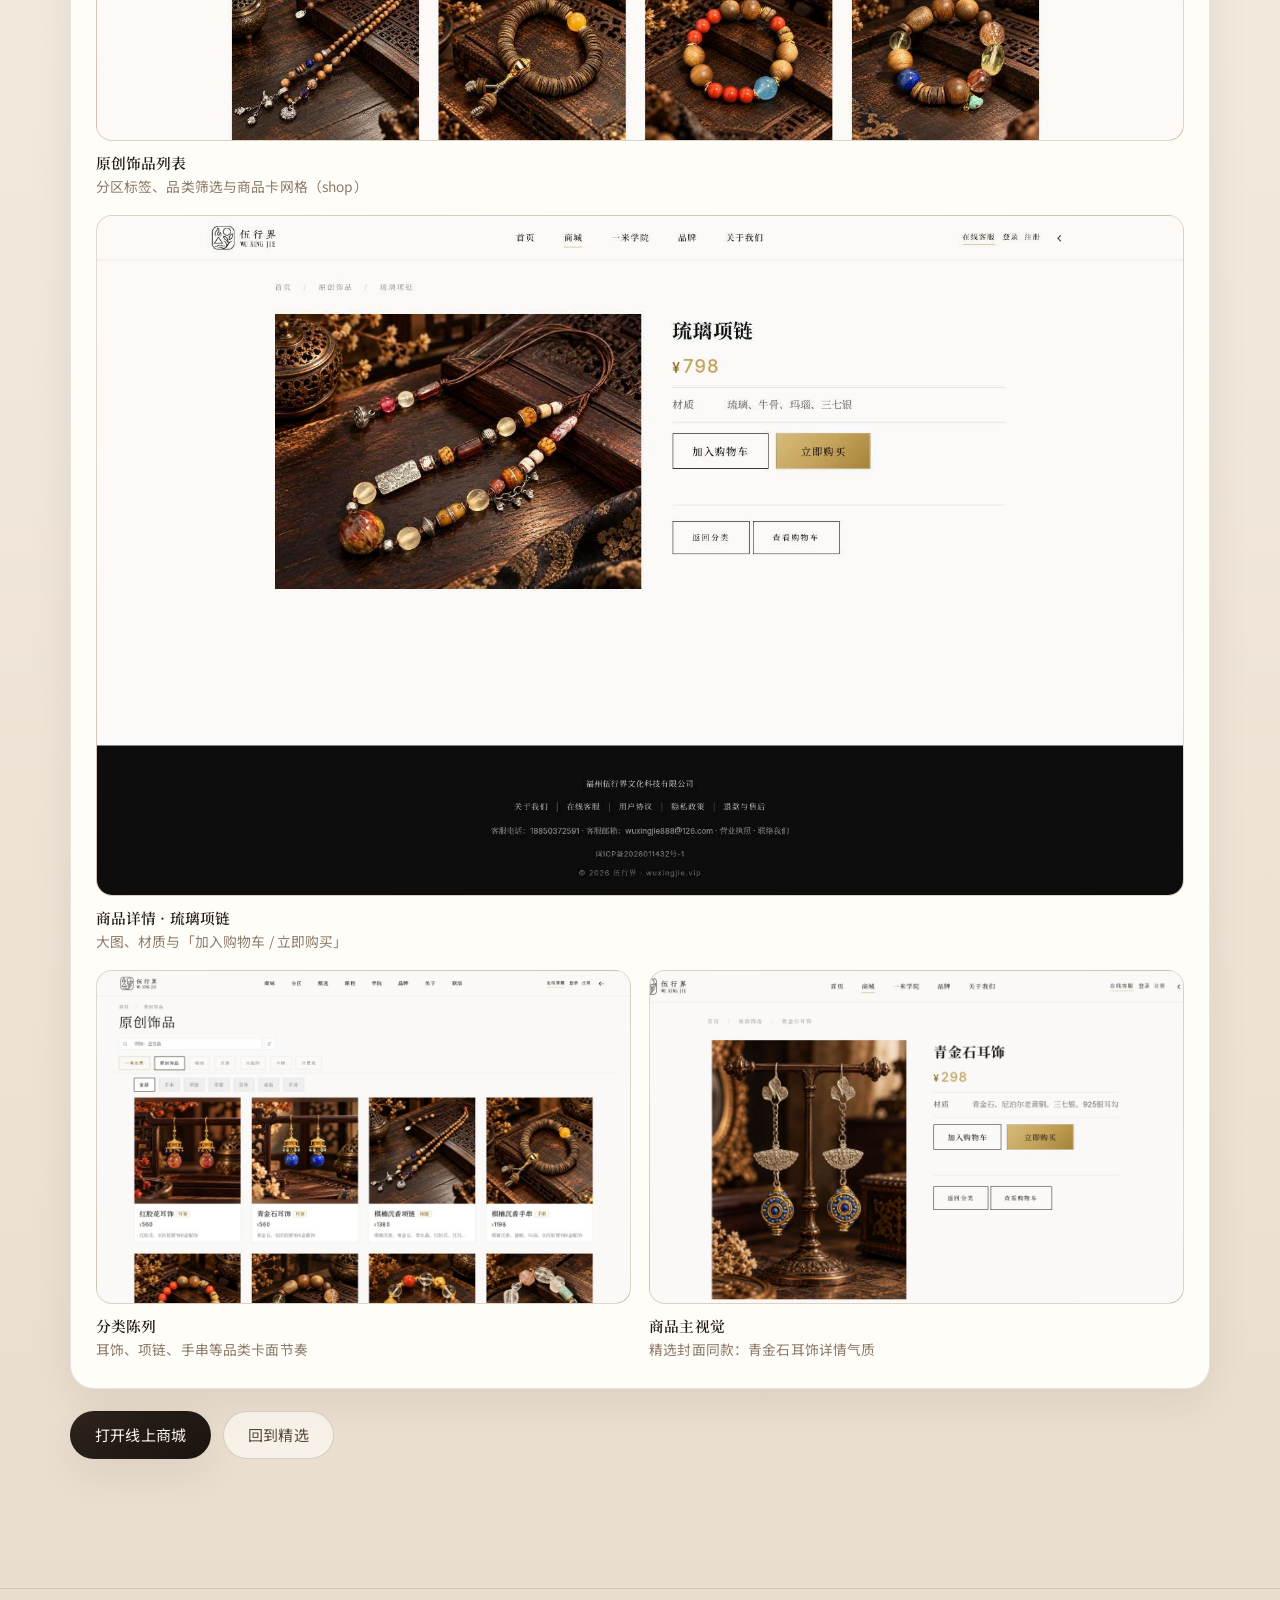
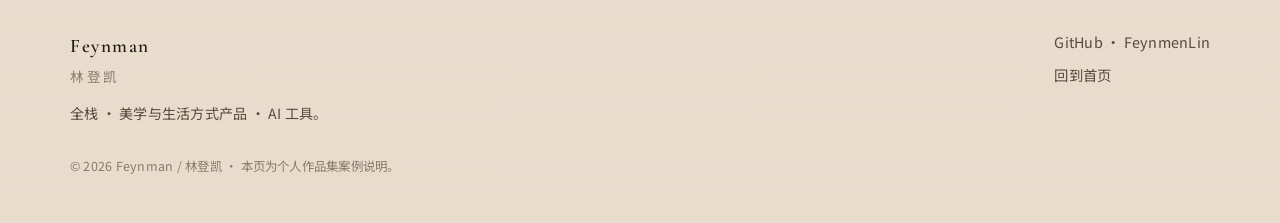
<file: projects/mall.html>
<!DOCTYPE html>
<html lang="zh-Hans">
<head>
  <meta charset="utf-8" />
  <meta name="viewport" content="width=device-width, initial-scale=1" />
  <meta name="description" content="伍行界官网商城：品牌叙事与线上购买一体的生活方式商城。" />
  <meta name="author" content="Feynman / 林登凯" />
  <meta name="theme-color" content="#f4ebe0" />
  <title>伍行界官网商城 · 功能说明</title>
  <link rel="icon" href="../assets/favicon.svg" type="image/svg+xml" />
  <link rel="icon" href="../assets/favicon-32.png" type="image/png" sizes="32x32" />
  <link rel="apple-touch-icon" href="../assets/apple-touch-icon.png" />
  <link rel="manifest" href="../site.webmanifest" />
  <link rel="preconnect" href="https://fonts.googleapis.com" />
  <link rel="preconnect" href="https://fonts.gstatic.com" crossorigin />
  <link href="https://fonts.googleapis.com/css2?family=Cormorant+Garamond:ital,wght@0,500;0,600;1,500&family=Noto+Sans+SC:wght@400;500;600&family=Noto+Serif+SC:wght@500;600&display=swap" rel="stylesheet" />
  <link rel="stylesheet" href="../styles.css" />
  <link rel="stylesheet" href="projects.css" />
</head>
<body>
  <div class="grain" aria-hidden="true"></div>

  <header class="topnav is-scrolled" id="topnav">
    <div class="wrap inner">
      <a class="brand" href="../index.html#top" aria-label="回到作品集首页">
        <span class="en">Feynman</span>
        <span class="zh">林登凯</span>
      </a>
      <nav class="nav-links" aria-label="页面导航">
        <a href="../index.html#featured">精选</a>
        <a href="../index.html#more">更多</a>
        <a href="../index.html#contact">联系</a>
      </nav>
    </div>
  </header>

  <main class="wrap case-page" id="main">
    <a class="case-back" href="../index.html#featured">← 返回精选</a>

    <p class="case-kicker">Case · Commerce</p>
    <h1 class="case-title">伍行界官网商城</h1>
    <p class="case-pitch">
      品牌官网与线上商城一体：首页叙事、分类浏览、商品详情与下单路径同站完成。
      面向生活方式与美学产品，兼顾手机端购买与品牌表达。
    </p>

    <div class="case-meta-row">
      <span class="tag">产品 · 商城</span>
      <span class="tag muted">公开站点</span>
      <span class="tag muted">案例页</span>
    </div>

    <div class="case-cta case-cta-top">
      <a class="btn btn-primary" href="https://wuxingjie.vip" target="_blank" rel="noopener noreferrer">
        <span>打开线上商城</span>
        <span class="btn-sheen" aria-hidden="true"></span>
      </a>
      <a class="btn btn-ghost" href="../index.html#featured">回到精选</a>
    </div>

    <section class="case-panel" aria-labelledby="features-title">
      <h2 id="features-title">具体功能</h2>
      <p class="panel-lead">从品牌首页到商品详情与购物流程，把叙事和购买做成同一条体验。</p>
      <ul class="feature-list">
        <li>
          <strong>品牌首页与入口</strong>
          首页同时承担品牌气质与商城入口：课程、品牌手册与商品分区可一眼找到。
        </li>
        <li>
          <strong>分类与商品列表</strong>
          按品类浏览商品卡，支持筛选与排序，适配手机与桌面宽度。
        </li>
        <li>
          <strong>商品详情</strong>
          大图、规格、说明与加入购物车同页完成，减少跳转打断。
        </li>
        <li>
          <strong>购物车与下单</strong>
          选规格 → 加购 → 结算的标准电商路径，面向生活方式产品购买场景。
        </li>
        <li>
          <strong>品牌内容同站</strong>
          学院、品牌手册与商城共享导航与视觉语言，内容页可回流到购买。
        </li>
        <li>
          <strong>移动端优先</strong>
          详情大图、底部操作与触控间距按真机购买习惯打磨。
        </li>
      </ul>
    </section>

    <section class="case-panel" aria-labelledby="gallery-title">
      <h2 id="gallery-title">界面预览</h2>
      <p class="panel-lead">线上站点实机画面：原创饰品网格、琉璃项链详情与青金石耳饰主视觉。</p>
      <div class="case-gallery cols-2">
        <figure class="span-2">
          <div class="gallery-frame">
            <img src="../assets/case-mall-1.jpg" alt="原创饰品分类：手串项链耳饰网格与搜索筛选" width="1920" height="1040" loading="eager" decoding="async" />
          </div>
          <figcaption class="gallery-caption"><strong>原创饰品列表</strong>分区标签、品类筛选与商品卡网格（shop）</figcaption>
        </figure>
        <figure class="span-2">
          <div class="gallery-frame">
            <img src="../assets/case-mall-2.jpg" alt="琉璃项链商品详情：材质规格、加购与立即购买" width="1920" height="1040" loading="lazy" decoding="async" />
          </div>
          <figcaption class="gallery-caption"><strong>商品详情 · 琉璃项链</strong>大图、材质与「加入购物车 / 立即购买」</figcaption>
        </figure>
        <figure>
          <div class="gallery-frame">
            <img src="../assets/case-mall-3.jpg" alt="原创饰品另一组商品网格：耳饰与沉香" width="1280" height="800" loading="lazy" decoding="async" />
          </div>
          <figcaption class="gallery-caption"><strong>分类陈列</strong>耳饰、项链、手串等品类卡面节奏</figcaption>
        </figure>
        <figure>
          <div class="gallery-frame">
            <img src="../assets/featured-mall.jpg" alt="青金石耳饰商品主视觉大图" width="1280" height="800" loading="lazy" decoding="async" />
          </div>
          <figcaption class="gallery-caption"><strong>商品主视觉</strong>精选封面同款：青金石耳饰详情气质</figcaption>
        </figure>
      </div>
    </section>

    <div class="case-cta">
      <a class="btn btn-primary" href="https://wuxingjie.vip" target="_blank" rel="noopener noreferrer">
        <span>打开线上商城</span>
        <span class="btn-sheen" aria-hidden="true"></span>
      </a>
      <a class="btn btn-ghost" href="../index.html#featured">回到精选</a>
    </div>
  </main>

  <footer class="site-footer" id="contact">
    <div class="wrap footer-inner">
      <div class="footer-brand">
        <div class="en">Feynman</div>
        <div class="zh">林登凯</div>
        <p class="blurb">全栈 · 美学与生活方式产品 · AI 工具。</p>
      </div>
      <div class="footer-links">
        <a href="https://github.com/FeynmenLin" target="_blank" rel="noopener noreferrer">GitHub · FeynmenLin</a>
        <a href="../index.html#top">回到首页</a>
      </div>
    </div>
    <div class="wrap footer-note">
      © <span id="y"></span> Feynman / 林登凯 · 本页为个人作品集案例说明。
    </div>
  </footer>

  <script>
    document.getElementById("y").textContent = String(new Date().getFullYear());
  </script>
</body>
</html>
</file>
<file: styles.css>
/* Feynman / 林登凯 — premium paper & ink portfolio (v2 wow) */

:root {
  --ink: #241c16;
  --ink-soft: #5a4a3c;
  --ink-mute: #8a7a6a;
  --paper: #f4ebe0;
  --paper-deep: #e8dccb;
  --cream: #faf6ef;
  --card: #fffdf8;
  --line: rgba(36, 28, 22, 0.1);
  --line-strong: rgba(36, 28, 22, 0.16);
  --accent: #8b5a3c;
  --accent-deep: #6a4128;
  --accent-soft: rgba(139, 90, 60, 0.12);
  --gold: #c4a574;
  --gold-soft: rgba(196, 165, 116, 0.24);
  --gold-glow: rgba(196, 165, 116, 0.45);
  --radius: 24px;
  --radius-sm: 16px;
  --shadow: 0 14px 40px rgba(36, 28, 22, 0.08);
  --shadow-hover: 0 28px 64px rgba(36, 28, 22, 0.16);
  --max: 1140px;
  --nav-h: 3.75rem;
  --font-sans: "Noto Sans SC", "PingFang SC", "Hiragino Sans GB",
    "Microsoft YaHei", system-ui, -apple-system, sans-serif;
  --font-serif: "Noto Serif SC", "Songti SC", "Source Han Serif SC",
    "STSong", Georgia, serif;
  --font-en: "Cormorant Garamond", "Iowan Old Style", Palatino, Georgia, serif;
  --ease-out: cubic-bezier(0.22, 1, 0.36, 1);
  --ease-spring: cubic-bezier(0.34, 1.4, 0.64, 1);
}

*,
*::before,
*::after {
  box-sizing: border-box;
}

html {
  scroll-behavior: smooth;
  -webkit-text-size-adjust: 100%;
}

body {
  margin: 0;
  min-height: 100vh;
  color: var(--ink);
  background:
    radial-gradient(1100px 640px at 6% -12%, rgba(196, 165, 116, 0.32), transparent 58%),
    radial-gradient(900px 560px at 98% 0%, rgba(139, 90, 60, 0.14), transparent 52%),
    radial-gradient(700px 480px at 50% 30%, rgba(255, 253, 248, 0.55), transparent 60%),
    linear-gradient(180deg, var(--cream) 0%, var(--paper) 40%, var(--paper-deep) 100%);
  font-family: var(--font-sans);
  font-size: 16px;
  line-height: 1.7;
  letter-spacing: 0.015em;
  overflow-x: hidden;
}

body.has-custom-cursor,
body.has-custom-cursor a,
body.has-custom-cursor button {
  cursor: none;
}

img {
  max-width: 100%;
  display: block;
}

a {
  color: inherit;
  text-decoration: none;
}

a:hover {
  color: var(--accent-deep);
}

/* —— Film grain —— */
.grain {
  pointer-events: none;
  position: fixed;
  inset: 0;
  z-index: 80;
  opacity: 0.055;
  mix-blend-mode: multiply;
  background-image: url("data:image/svg+xml,%3Csvg viewBox='0 0 200 200' xmlns='http://www.w3.org/2000/svg'%3E%3Cfilter id='n'%3E%3CfeTurbulence type='fractalNoise' baseFrequency='0.9' numOctaves='4' stitchTiles='stitch'/%3E%3C/filter%3E%3Crect width='100%25' height='100%25' filter='url(%23n)'/%3E%3C/svg%3E");
  animation: grain-shift 8s steps(6) infinite;
}

@keyframes grain-shift {
  0%, 100% { transform: translate(0, 0); }
  20% { transform: translate(-1%, 1%); }
  40% { transform: translate(1%, -1%); }
  60% { transform: translate(-1%, -1%); }
  80% { transform: translate(1%, 1%); }
}

/* —— Ambient dot field —— */
.dot-field {
  pointer-events: none;
  position: fixed;
  inset: 0;
  z-index: 1;
  opacity: 0.55;
}

/* —— Scroll progress —— */
.scroll-progress {
  position: fixed;
  top: 0;
  left: 0;
  height: 2px;
  width: 0%;
  z-index: 95;
  background: linear-gradient(90deg, var(--gold), var(--accent), var(--gold));
  box-shadow: 0 0 12px var(--gold-glow);
  transform-origin: left center;
  transition: width 0.05s linear;
}

/* —— Section rail (desktop) —— */
.section-rail {
  display: none;
  position: fixed;
  right: 1.25rem;
  top: 50%;
  transform: translateY(-50%);
  z-index: 45;
  flex-direction: column;
  gap: 0.7rem;
}

@media (min-width: 1100px) {
  .section-rail {
    display: flex;
  }
}


.section-rail a {
  position: relative;
  width: 8px;
  height: 8px;
  border-radius: 50%;
  border: 1px solid rgba(139, 90, 60, 0.35);
  background: transparent;
  transition: transform 0.3s var(--ease-out), background 0.3s ease,
    box-shadow 0.3s ease, height 0.3s var(--ease-out), border-radius 0.3s ease;
}
.section-rail a::before {
  content: "";
  position: absolute;
  inset: -8px -12px;
}

.section-rail a.is-active {
  height: 22px;
  border-radius: 6px;
  background: var(--accent);
  border-color: var(--accent);
  box-shadow: 0 0 14px var(--gold-glow);
}

/* —— Custom cursor —— */
.cursor-dot,
.cursor-ring {
  display: none;
  pointer-events: none;
  position: fixed;
  top: 0;
  left: 0;
  z-index: 90;
  border-radius: 50%;
  transform: translate(-50%, -50%);
}

body.has-custom-cursor .cursor-dot {
  display: block;
  width: 5px;
  height: 5px;
  background: var(--accent-deep);
  mix-blend-mode: multiply;
}

body.has-custom-cursor .cursor-ring {
  display: block;
  width: 36px;
  height: 36px;
  border: 1px solid rgba(139, 90, 60, 0.4);
  transition: width 0.3s var(--ease-out), height 0.3s var(--ease-out),
    border-color 0.25s ease, background 0.25s ease, opacity 0.25s ease;
}

body.has-custom-cursor.cursor-hover .cursor-ring {
  width: 58px;
  height: 58px;
  border-color: rgba(139, 90, 60, 0.75);
  background: rgba(196, 165, 116, 0.14);
}

.skip {
  position: absolute;
  left: -999px;
  top: 0;
  background: var(--ink);
  color: var(--cream);
  padding: 0.6rem 1rem;
  z-index: 100;
}

.skip:focus {
  left: 1rem;
  top: 1rem;
}

.wrap {
  width: min(100% - 2.2rem, var(--max));
  margin-inline: auto;
}

/* —— Nav —— */
.topnav {
  position: sticky;
  top: 0;
  z-index: 40;
  backdrop-filter: blur(20px) saturate(1.25);
  -webkit-backdrop-filter: blur(20px) saturate(1.25);
  background: rgba(250, 246, 239, 0.68);
  border-bottom: 1px solid transparent;
  transition: background 0.35s ease, border-color 0.35s ease, box-shadow 0.35s ease;
}

.topnav.is-scrolled {
  background: rgba(250, 246, 239, 0.9);
  border-bottom-color: var(--line);
  box-shadow: 0 10px 32px rgba(36, 28, 22, 0.06);
}

.topnav .inner {
  display: flex;
  align-items: center;
  justify-content: space-between;
  gap: 1rem;
  min-height: var(--nav-h);
}

.brand {
  display: flex;
  flex-direction: column;
  gap: 0.05rem;
  line-height: 1.15;
  will-change: transform;
}

.brand .en {
  font-family: var(--font-en);
  font-size: 1.22rem;
  font-weight: 600;
  letter-spacing: 0.08em;
}

.brand .zh {
  font-size: 0.7rem;
  color: var(--ink-mute);
  letter-spacing: 0.22em;
}

.nav-links {
  display: flex;
  gap: 0.15rem;
  flex-wrap: wrap;
  justify-content: flex-end;
}

.nav-links a {
  font-size: 0.86rem;
  color: var(--ink-soft);
  padding: 0.4rem 0.85rem;
  border-radius: 999px;
  transition: background 0.25s ease, color 0.25s ease;
  will-change: transform;
}

.nav-links a:hover,
.nav-links a.is-active {
  background: var(--accent-soft);
  color: var(--accent-deep);
}

/* —— Hero —— */
.hero {
  position: relative;
  padding: 3.5rem 0 4rem;
  min-height: min(88vh, 760px);
  display: flex;
  align-items: center;
}

.hero-aurora {
  position: absolute;
  inset: -15% -10% -5%;
  pointer-events: none;
  z-index: 0;
  overflow: hidden;
}

.mesh {
  position: absolute;
  border-radius: 50%;
  filter: blur(60px);
  opacity: 0.7;
  will-change: transform, opacity;
}

.mesh-a {
  width: 420px;
  height: 420px;
  top: -5%;
  left: -8%;
  background: radial-gradient(circle, rgba(196, 165, 116, 0.55), transparent 68%);
  animation: mesh-drift-a 18s ease-in-out infinite;
}

.mesh-b {
  width: 360px;
  height: 360px;
  top: 20%;
  right: -6%;
  background: radial-gradient(circle, rgba(139, 90, 60, 0.28), transparent 70%);
  animation: mesh-drift-b 22s ease-in-out infinite;
}

.mesh-c {
  width: 280px;
  height: 280px;
  bottom: 5%;
  left: 35%;
  background: radial-gradient(circle, rgba(255, 253, 248, 0.85), transparent 70%);
  animation: mesh-drift-c 16s ease-in-out infinite;
}

.mesh-d {
  width: 200px;
  height: 200px;
  top: 55%;
  left: 8%;
  background: radial-gradient(circle, rgba(196, 165, 116, 0.35), transparent 70%);
  animation: mesh-drift-a 20s ease-in-out infinite reverse;
}

@keyframes mesh-drift-a {
  0%, 100% { transform: translate(0, 0) scale(1); }
  50% { transform: translate(40px, 30px) scale(1.08); }
}

@keyframes mesh-drift-b {
  0%, 100% { transform: translate(0, 0) scale(1); }
  50% { transform: translate(-35px, 25px) scale(1.1); }
}

@keyframes mesh-drift-c {
  0%, 100% { transform: translate(0, 0) scale(1); }
  50% { transform: translate(20px, -40px) scale(0.95); }
}

.hero-orbs {
  position: absolute;
  inset: -10% -5% auto;
  height: 120%;
  pointer-events: none;
  z-index: 0;
}

.orb {
  position: absolute;
  border-radius: 50%;
  filter: blur(44px);
  opacity: 0.5;
  will-change: transform;
}

.orb-a {
  width: 300px;
  height: 300px;
  top: 10%;
  left: -2%;
  background: radial-gradient(circle, rgba(196, 165, 116, 0.5), transparent 70%);
}

.orb-b {
  width: 240px;
  height: 240px;
  top: 40%;
  right: 5%;
  background: radial-gradient(circle, rgba(139, 90, 60, 0.25), transparent 70%);
}

.orb-c {
  width: 180px;
  height: 180px;
  bottom: 5%;
  left: 45%;
  background: radial-gradient(circle, rgba(232, 220, 203, 0.9), transparent 70%);
}

.hero-panel {
  position: relative;
  z-index: 2;
  width: 100%;
  display: grid;
  gap: 2.5rem;
  align-items: center;
  padding: 2rem 1.6rem;
  border-radius: 28px;
  border: 1px solid rgba(139, 90, 60, 0.12);
  background:
    linear-gradient(145deg, rgba(255, 253, 248, 0.55), rgba(255, 253, 248, 0.18) 45%, rgba(232, 220, 203, 0.25)),
    rgba(250, 246, 239, 0.35);
  box-shadow:
    inset 0 1px 0 rgba(255, 253, 248, 0.7),
    0 30px 80px rgba(36, 28, 22, 0.07);
  backdrop-filter: blur(12px);
  -webkit-backdrop-filter: blur(12px);
  transform-style: preserve-3d;
  will-change: transform;
  transition: box-shadow 0.4s ease;
}

.hero-panel.is-tilting {
  box-shadow:
    inset 0 1px 0 rgba(255, 253, 248, 0.8),
    0 40px 90px rgba(36, 28, 22, 0.12);
}

@media (min-width: 900px) {
  .hero-panel {
    grid-template-columns: 1.4fr 0.9fr;
    padding: 3rem 2.8rem;
    gap: 2rem;
  }
}

.hero-copy,
.hero-aside {
  position: relative;
  z-index: 1;
}

.hero-kicker,
.section-kicker {
  display: inline-flex;
  align-items: center;
  gap: 0.55rem;
  font-size: 0.76rem;
  letter-spacing: 0.22em;
  text-transform: uppercase;
  color: var(--accent);
  margin: 0 0 1.15rem;
  font-family: var(--font-en);
}

.kicker-pulse {
  width: 7px;
  height: 7px;
  border-radius: 50%;
  background: var(--gold);
  box-shadow: 0 0 0 0 var(--gold-glow);
  animation: pulse-dot 2.4s ease-out infinite;
}

@keyframes pulse-dot {
  0% { box-shadow: 0 0 0 0 var(--gold-glow); }
  70% { box-shadow: 0 0 0 10px transparent; }
  100% { box-shadow: 0 0 0 0 transparent; }
}

.hero-title {
  margin: 0 0 1.1rem;
  font-family: var(--font-serif);
  font-weight: 600;
  font-size: clamp(2.8rem, 8vw, 5rem);
  line-height: 1.05;
  letter-spacing: 0.02em;
  display: flex;
  flex-wrap: wrap;
  align-items: baseline;
  gap: 0.15em 0.2em;
}

.hero-title .title-line {
  display: inline-flex;
}

.hero-title .char {
  display: inline-block;
  opacity: 0;
  transform: translateY(1.1em) rotate(4deg);
  filter: blur(4px);
  transition: opacity 0.7s var(--ease-out), transform 0.85s var(--ease-out),
    filter 0.7s ease, text-shadow 0.5s ease;
}

.hero-title.is-in .char {
  opacity: 1;
  transform: none;
  filter: none;
}

.hero-title .char:hover {
  text-shadow: 0 0 28px var(--gold-glow);
  color: var(--accent-deep);
}

.title-sep {
  color: var(--gold);
  font-weight: 400;
  font-family: var(--font-en);
  font-size: 0.72em;
  opacity: 0;
  transform: scale(0.6);
  transition: opacity 0.6s ease 0.35s, transform 0.7s var(--ease-spring) 0.35s;
}

.hero-title.is-in .title-sep {
  opacity: 1;
  transform: none;
}

.zh-line {
  letter-spacing: 0.08em;
}

.hero-roles {
  margin: 0 0 1.4rem;
  color: var(--ink-soft);
  font-size: 1.05rem;
  opacity: 0;
  transform: translateY(12px);
  transition: opacity 0.7s ease 0.55s, transform 0.7s var(--ease-out) 0.55s;
}

.hero-copy.is-visible .hero-roles {
  opacity: 1;
  transform: none;
}

.hero-roles .dot {
  margin: 0 0.45rem;
  color: var(--gold);
}

.hero-lead {
  max-width: 34rem;
  margin: 0 0 2.2rem;
  font-size: clamp(1.12rem, 2.2vw, 1.28rem);
  color: var(--ink-soft);
  font-family: var(--font-serif);
  font-weight: 500;
  line-height: 1.7;
  opacity: 0;
  transform: translateY(12px);
  transition: opacity 0.7s ease 0.7s, transform 0.7s var(--ease-out) 0.7s;
}

.hero-copy.is-visible .hero-lead {
  opacity: 1;
  transform: none;
}

.hero-actions {
  display: flex;
  flex-wrap: wrap;
  gap: 0.85rem;
  opacity: 0;
  transform: translateY(12px);
  transition: opacity 0.7s ease 0.85s, transform 0.7s var(--ease-out) 0.85s;
}

.hero-copy.is-visible .hero-actions {
  opacity: 1;
  transform: none;
}

.hero-aside {
  display: none;
}

@media (min-width: 900px) {
  .hero-aside {
    display: flex;
    justify-content: flex-end;
    align-items: center;
  }
}

/* —— Ink seal —— */
.hero-seal {
  position: relative;
  width: min(100%, 260px);
  aspect-ratio: 1;
  display: flex;
  align-items: center;
  justify-content: center;
}

.seal-ring {
  position: absolute;
  inset: 0;
  border-radius: 50%;
  border: 1px solid rgba(139, 90, 60, 0.22);
}

.seal-ring-outer {
  animation: seal-spin 48s linear infinite;
  border-style: dashed;
  border-color: rgba(196, 165, 116, 0.45);
}

.seal-ring-mid {
  inset: 18px;
  border-color: rgba(139, 90, 60, 0.16);
  animation: seal-spin 36s linear infinite reverse;
}

.seal-core {
  position: relative;
  z-index: 2;
  width: 72%;
  aspect-ratio: 1;
  border-radius: 50%;
  display: flex;
  flex-direction: column;
  align-items: center;
  justify-content: center;
  gap: 0.4rem;
  text-align: center;
  background:
    radial-gradient(circle at 35% 28%, rgba(255, 253, 248, 0.98), rgba(232, 220, 203, 0.65)),
    linear-gradient(145deg, rgba(196, 165, 116, 0.22), transparent 60%);
  box-shadow:
    inset 0 0 0 1px rgba(255, 253, 248, 0.55),
    0 18px 48px rgba(36, 28, 22, 0.1);
  animation: seal-breathe 5s ease-in-out infinite;
}

.seal-glow {
  position: absolute;
  inset: 8%;
  border-radius: 50%;
  background: radial-gradient(circle, var(--gold-glow), transparent 65%);
  opacity: 0.45;
  filter: blur(20px);
  animation: seal-glow-pulse 4s ease-in-out infinite;
  z-index: 0;
}

@keyframes seal-spin {
  to { transform: rotate(360deg); }
}

@keyframes seal-breathe {
  0%, 100% { transform: scale(1); }
  50% { transform: scale(1.025); }
}

@keyframes seal-glow-pulse {
  0%, 100% { opacity: 0.35; transform: scale(0.95); }
  50% { opacity: 0.6; transform: scale(1.05); }
}

.seal-en {
  font-family: var(--font-en);
  font-size: 1.15rem;
  letter-spacing: 0.28em;
  font-weight: 600;
  padding-left: 0.28em;
}

.seal-zh {
  font-size: 0.72rem;
  letter-spacing: 0.4em;
  color: var(--ink-mute);
  padding-left: 0.4em;
}

.seal-mark {
  margin-top: 0.35rem;
  width: 1.7rem;
  height: 1.7rem;
  display: flex;
  align-items: center;
  justify-content: center;
  font-size: 0.72rem;
  font-family: var(--font-serif);
  color: var(--cream);
  background: linear-gradient(145deg, #a06642, #6a4128);
  border-radius: 3px;
  box-shadow: 0 4px 12px rgba(106, 65, 40, 0.35);
  transform: rotate(-8deg);
  letter-spacing: 0;
}

/* —— Buttons —— */
.btn {
  position: relative;
  display: inline-flex;
  align-items: center;
  justify-content: center;
  gap: 0.4rem;
  min-height: 3rem;
  padding: 0.65rem 1.5rem;
  border-radius: 999px;
  font-size: 0.94rem;
  border: 1px solid transparent;
  overflow: hidden;
  transition: transform 0.3s var(--ease-out), background 0.25s ease,
    border-color 0.25s ease, box-shadow 0.3s ease;
  will-change: transform;
}

.btn:hover {
  transform: translateY(-3px);
}

.btn-primary {
  background: linear-gradient(145deg, #2e241c, var(--ink) 40%, #1a1410);
  color: var(--cream);
  box-shadow: var(--shadow), 0 0 0 0 transparent;
}

.btn-primary:hover {
  background: linear-gradient(145deg, var(--accent), var(--accent-deep));
  color: var(--cream);
  box-shadow: var(--shadow-hover), 0 0 28px rgba(139, 90, 60, 0.25);
}

.btn-sheen {
  position: absolute;
  inset: 0;
  background: linear-gradient(
    105deg,
    transparent 35%,
    rgba(255, 253, 248, 0.22) 50%,
    transparent 65%
  );
  transform: translateX(-130%);
  transition: transform 0.7s var(--ease-out);
  pointer-events: none;
}

.btn-primary:hover .btn-sheen {
  transform: translateX(130%);
}

.btn-ghost {
  background: rgba(255, 253, 248, 0.6);
  border-color: var(--line-strong);
  color: var(--ink-soft);
  backdrop-filter: blur(8px);
}

.btn-ghost:hover {
  border-color: var(--accent);
  color: var(--accent-deep);
  background: var(--accent-soft);
}

/* —— Sections —— */
.section {
  padding: 3.2rem 0 0.5rem;
  position: relative;
  z-index: 2;
}

.section-head {
  display: flex;
  align-items: flex-end;
  justify-content: space-between;
  gap: 1rem;
  margin-bottom: 1.8rem;
  flex-wrap: wrap;
  padding-bottom: 1.1rem;
  border-bottom: 1px solid var(--line);
}

.section-head h2 {
  margin: 0;
  font-family: var(--font-serif);
  font-size: clamp(1.65rem, 3.2vw, 2.15rem);
  font-weight: 600;
  letter-spacing: 0.04em;
}

.section-head .hint {
  margin: 0;
  font-size: 0.86rem;
  color: var(--ink-mute);
}

/* —— Featured —— */
.featured-grid {
  display: grid;
  gap: 1.5rem;
}

@media (min-width: 860px) {
  .featured-grid {
    grid-template-columns: repeat(3, 1fr);
  }
}

.card {
  background: var(--card);
  border: 1px solid var(--line);
  border-radius: var(--radius);
  box-shadow: var(--shadow);
  overflow: hidden;
  display: flex;
  flex-direction: column;
  min-height: 100%;
  transform-style: preserve-3d;
  transition: transform 0.4s var(--ease-out), box-shadow 0.4s var(--ease-out),
    border-color 0.3s ease;
  will-change: transform;
}

.card:hover {
  box-shadow: var(--shadow-hover);
  border-color: rgba(139, 90, 60, 0.3);
}

.card-media {
  position: relative;
  display: block;
  aspect-ratio: 16 / 11;
  overflow: hidden;
  background:
    linear-gradient(135deg, #e8dccb, #f4ebe0 50%, #d9c9b2);
}

@media (min-width: 860px) {
  .card-media {
    aspect-ratio: 4 / 3;
  }
}

.card-media img {
  width: 100%;
  height: 100%;
  object-fit: cover;
  object-position: top center;
  transform: scale(1.04);
  transition: transform 0.9s var(--ease-out), filter 0.6s ease;
  filter: saturate(1.05) contrast(1.04);
}

.card:hover .card-media img {
  transform: scale(1.12);
  filter: saturate(1.12) contrast(1.08);
}

.media-vignette {
  position: absolute;
  inset: 0;
  background:
    linear-gradient(180deg, transparent 35%, rgba(36, 28, 22, 0.45) 100%),
    radial-gradient(ellipse at center, transparent 40%, rgba(36, 28, 22, 0.28) 100%);
  pointer-events: none;
  mix-blend-mode: multiply;
  opacity: 0.85;
  transition: opacity 0.4s ease;
}

.card:hover .media-vignette {
  opacity: 0.65;
}

.media-glow {
  position: absolute;
  inset: auto -20% -30% -20%;
  height: 55%;
  background: radial-gradient(ellipse at center, rgba(196, 165, 116, 0.35), transparent 70%);
  pointer-events: none;
  opacity: 0;
  transition: opacity 0.5s ease;
}

.card:hover .media-glow {
  opacity: 1;
}

.media-shine {
  position: absolute;
  inset: 0;
  background: linear-gradient(
    115deg,
    transparent 28%,
    rgba(255, 253, 248, 0.28) 48%,
    transparent 62%
  );
  transform: translateX(-130%) skewX(-12deg);
  transition: transform 0.9s var(--ease-out);
  pointer-events: none;
}

.card:hover .media-shine {
  transform: translateX(130%) skewX(-12deg);
}

.media-label {
  position: absolute;
  top: 0.85rem;
  left: 0.85rem;
  z-index: 2;
  font-family: var(--font-en);
  font-size: 0.68rem;
  letter-spacing: 0.16em;
  text-transform: uppercase;
  padding: 0.28rem 0.6rem;
  border-radius: 999px;
  color: var(--cream);
  background: rgba(36, 28, 22, 0.55);
  backdrop-filter: blur(8px);
  border: 1px solid rgba(255, 253, 248, 0.15);
}

.card-body {
  padding: 1.3rem 1.35rem 1.5rem;
  display: flex;
  flex-direction: column;
  gap: 0.65rem;
  flex: 1;
  position: relative;
  z-index: 1;
  background: linear-gradient(180deg, rgba(255, 253, 248, 0.98), var(--card));
}

.card-meta {
  display: flex;
  flex-wrap: wrap;
  gap: 0.4rem;
}

.tag {
  display: inline-flex;
  align-items: center;
  font-size: 0.7rem;
  letter-spacing: 0.06em;
  padding: 0.22rem 0.55rem;
  border-radius: 999px;
  background: var(--gold-soft);
  color: var(--accent-deep);
}

.tag.muted {
  background: rgba(36, 28, 22, 0.05);
  color: var(--ink-mute);
}

.card h3 {
  margin: 0;
  font-family: var(--font-serif);
  font-size: 1.32rem;
  font-weight: 600;
  letter-spacing: 0.02em;
  line-height: 1.35;
}

.card p {
  margin: 0;
  color: var(--ink-soft);
  font-size: 0.93rem;
  flex: 1;
}

.card-actions {
  display: flex;
  flex-wrap: wrap;
  gap: 0.55rem;
  margin-top: 0.35rem;
}

.card-actions .link {
  font-size: 0.88rem;
  color: var(--accent);
  border-bottom: 1px solid transparent;
  padding-bottom: 1px;
  transition: border-color 0.2s ease, color 0.2s ease;
}

.card-actions .link:hover {
  border-bottom-color: var(--accent);
  color: var(--accent-deep);
}

.card-actions .note {
  font-size: 0.82rem;
  color: var(--ink-mute);
}

/* —— More grid —— */
.more-grid {
  display: grid;
  gap: 0.95rem;
  grid-template-columns: 1fr;
}

@media (min-width: 640px) {
  .more-grid {
    grid-template-columns: repeat(2, 1fr);
  }
}

.mini {
  position: relative;
  background: rgba(255, 253, 248, 0.78);
  border: 1px solid var(--line);
  border-radius: var(--radius-sm);
  padding: 1.3rem 1.25rem 1.35rem;
  display: flex;
  flex-direction: column;
  gap: 0.45rem;
  overflow: hidden;
  backdrop-filter: blur(8px);
  transform-style: preserve-3d;
  transition: border-color 0.3s ease, background 0.3s ease,
    transform 0.35s var(--ease-out), box-shadow 0.35s ease;
  will-change: transform;
}

.mini::before {
  content: "";
  position: absolute;
  inset: 0;
  background: linear-gradient(
    125deg,
    transparent 40%,
    rgba(196, 165, 116, 0.12) 50%,
    transparent 60%
  );
  transform: translateX(-120%);
  transition: transform 0.7s var(--ease-out);
  pointer-events: none;
}

.mini:hover::before {
  transform: translateX(120%);
}

.mini:hover {
  border-color: rgba(139, 90, 60, 0.32);
  background: var(--card);
  box-shadow: var(--shadow);
}


.mini.has-thumb {
  padding-top: 0;
}

.mini-media {
  position: relative;
  margin: 0 -1.25rem 0.55rem;
  width: calc(100% + 2.5rem);
  aspect-ratio: 16 / 10;
  overflow: hidden;
  border-bottom: 1px solid var(--line);
  background:
    linear-gradient(135deg, #e8dccb, #f4ebe0 55%, #d9c9b2);
}

.mini-media img {
  width: 100%;
  height: 100%;
  object-fit: cover;
  object-position: center;
  transition: transform 0.55s var(--ease-out);
}

.mini:hover .mini-media img {
  transform: scale(1.04);
}

.mini.has-thumb .mini-index {
  top: 0.75rem;
  right: 0.9rem;
  z-index: 2;
  color: rgba(255, 250, 242, 0.88);
  text-shadow: 0 1px 8px rgba(36, 28, 22, 0.45);
}

.mini.has-thumb:hover .mini-index {
  color: #fffaf2;
}

.mini-index {
  position: absolute;
  top: 0.9rem;
  right: 1.05rem;
  font-family: var(--font-en);
  font-size: 0.9rem;
  letter-spacing: 0.08em;
  color: rgba(196, 165, 116, 0.55);
  transition: color 0.3s ease, transform 0.3s var(--ease-out);
}

.mini:hover .mini-index {
  color: var(--accent);
  transform: scale(1.08);
}

.mini h3 {
  margin: 0;
  font-size: 1.1rem;
  font-family: var(--font-serif);
  font-weight: 600;
}

.mini p {
  margin: 0;
  font-size: 0.9rem;
  color: var(--ink-soft);
  flex: 1;
}

.mini .links {
  display: flex;
  flex-wrap: wrap;
  gap: 0.7rem;
  margin-top: 0.25rem;
}

.mini .links a {
  font-size: 0.84rem;
  color: var(--accent);
}

.mini .links a:hover {
  color: var(--accent-deep);
  text-decoration: underline;
  text-underline-offset: 3px;
}

.mini .links .plain {
  font-size: 0.84rem;
  color: var(--ink-mute);
}

/* —— Footer —— */
.site-footer {
  position: relative;
  z-index: 2;
  margin-top: 4.5rem;
  padding: 2.6rem 0 2.8rem;
  border-top: 1px solid var(--line);
  background:
    linear-gradient(180deg, rgba(232, 220, 203, 0.3), rgba(232, 220, 203, 0.6));
}

.footer-inner {
  display: flex;
  flex-wrap: wrap;
  gap: 1.4rem;
  justify-content: space-between;
  align-items: flex-start;
}

.footer-brand .en {
  font-family: var(--font-en);
  font-weight: 600;
  letter-spacing: 0.08em;
  font-size: 1.2rem;
}

.footer-brand .zh {
  font-size: 0.85rem;
  color: var(--ink-mute);
  margin-top: 0.15rem;
  letter-spacing: 0.2em;
}

.footer-brand .blurb {
  margin: 0.85rem 0 0;
  max-width: 26rem;
  font-size: 0.88rem;
  color: var(--ink-soft);
}

.footer-links {
  display: flex;
  flex-direction: column;
  gap: 0.5rem;
  align-items: flex-start;
}

.footer-links a {
  font-size: 0.9rem;
  color: var(--ink-soft);
}

.footer-links a:hover {
  color: var(--accent-deep);
}

.footer-note {
  margin-top: 1.9rem;
  font-size: 0.78rem;
  color: var(--ink-mute);
}

/* —— Reveal —— */
[data-reveal] {
  opacity: 0;
  transform: translateY(28px);
  transition: opacity 0.8s var(--ease-out), transform 0.8s var(--ease-out);
  transition-delay: var(--reveal-delay, 0ms);
}

[data-reveal].is-visible {
  opacity: 1;
  transform: none;
}

/* —— Responsive —— */
@media (max-width: 520px) {
  .hero {
    min-height: auto;
    padding-top: 2.2rem;
    padding-bottom: 2.5rem;
  }

  .hero-panel {
    padding: 1.4rem 1.1rem;
    border-radius: 20px;
  }

  .hero-title {
    font-size: clamp(2.4rem, 11vw, 3.2rem);
  }

  .nav-links a {
    padding: 0.3rem 0.5rem;
    font-size: 0.8rem;
  }

  .card-media {
    aspect-ratio: 16 / 11;
  }
}



/* —— Focus visibility (keyboard) —— */
:focus {
  outline: none;
}
:focus-visible {
  outline: 2px solid var(--accent);
  outline-offset: 3px;
}
.btn:focus-visible,
.nav-links a:focus-visible,
.brand:focus-visible,
.case-back:focus-visible,
.footer-links a:focus-visible {
  outline: 2px solid var(--accent);
  outline-offset: 3px;
}
.section-rail a:focus-visible {
  outline: 2px solid var(--accent);
  outline-offset: 4px;
  background: var(--accent-soft);
}

/* —— First paint fade (hero) —— */
body.is-loading .hero-panel {
  opacity: 0;
  transform: translateY(12px);
}
body:not(.is-loading) .hero-panel {
  opacity: 1;
  transform: none;
  transition: opacity 0.7s var(--ease-out), transform 0.7s var(--ease-out), box-shadow 0.4s ease;
}

@media (prefers-reduced-motion: reduce) {
  html {
    scroll-behavior: auto;
  }

  .grain {
    animation: none;
  }

  .mesh,
  .seal-ring-outer,
  .seal-ring-mid,
  .seal-core,
  .seal-glow,
  .kicker-pulse {
    animation: none !important;
  }

  .card,
  .mini,
  .btn,
  .card-media img,
  .media-shine,
  .mini::before,
  .btn-sheen,
  [data-reveal],
  .hero-title .char,
  .title-sep,
  .hero-roles,
  .hero-lead,
  .hero-actions {
    transition: none !important;
  }

  [data-reveal],
  .hero-title .char,
  .title-sep,
  .hero-roles,
  .hero-lead,
  .hero-actions {
    opacity: 1 !important;
    transform: none !important;
    filter: none !important;
  }

  .card:hover .card-media img,
  .btn:hover {
    transform: none;
  }

  .orb,
  .dot-field {
    display: none;
  }

  body.has-custom-cursor,
  body.has-custom-cursor a,
  body.has-custom-cursor button {
    cursor: auto;
  }

  .cursor-dot,
  .cursor-ring {
    display: none !important;
  }

  body.is-loading .hero-panel,
  body:not(.is-loading) .hero-panel {
    opacity: 1 !important;
    transform: none !important;
    transition: none !important;
  }
}

/* —— Full-card hit targets —— */
.card,
.mini {
  position: relative;
}

.card-hit,
.mini-hit {
  position: absolute;
  inset: 0;
  z-index: 4;
  border-radius: inherit;
  color: transparent !important;
  text-indent: -9999px;
  overflow: hidden;
  white-space: nowrap;
}

.card-hit:focus-visible,
.mini-hit:focus-visible {
  outline: 2px solid var(--accent);
  outline-offset: 3px;
  text-indent: 0;
  color: transparent !important;
}

.card-actions .link,
.mini .links .link {
  pointer-events: none;
  position: relative;
  z-index: 1;
}

.card-actions .link {
  font-size: 0.88rem;
  color: var(--accent);
  border-bottom: 1px solid transparent;
  padding-bottom: 1px;
}

.card:hover .card-actions .link,
.mini:hover .links .link {
  border-bottom-color: var(--accent);
  color: var(--accent-deep);
}

.mini .links .link {
  font-size: 0.84rem;
  color: var(--accent);
}
</file>
<file: projects/projects.css>
/* Case pages — paper & ink, extends styles.css */

.case-page {
  position: relative;
  z-index: 2;
  padding: 5.5rem 0 3.5rem;
}

.case-back {
  display: inline-flex;
  align-items: center;
  gap: 0.35rem;
  font-size: 0.88rem;
  color: var(--ink-mute);
  margin-bottom: 1.75rem;
  letter-spacing: 0.02em;
  transition: color 0.2s ease;
}

.case-back:hover {
  color: var(--accent-deep);
}

.case-kicker {
  margin: 0 0 0.55rem;
  font-family: var(--font-en);
  font-size: 0.78rem;
  letter-spacing: 0.16em;
  text-transform: uppercase;
  color: var(--accent);
}

.case-title {
  margin: 0 0 0.85rem;
  font-family: var(--font-serif);
  font-size: clamp(1.85rem, 4vw, 2.55rem);
  font-weight: 600;
  letter-spacing: 0.03em;
  line-height: 1.25;
}

.case-pitch {
  margin: 0 0 1.35rem;
  max-width: 42rem;
  font-size: 1.05rem;
  color: var(--ink-soft);
  line-height: 1.75;
}

.case-meta-row {
  display: flex;
  flex-wrap: wrap;
  gap: 0.4rem;
  margin-bottom: 1.65rem;
}

.case-panel {
  background: var(--card);
  border: 1px solid var(--line);
  border-radius: var(--radius);
  box-shadow: var(--shadow);
  padding: 1.6rem 1.55rem 1.75rem;
  margin-bottom: 1.4rem;
}

.case-panel h2 {
  margin: 0 0 0.35rem;
  font-family: var(--font-serif);
  font-size: 1.22rem;
  font-weight: 600;
  letter-spacing: 0.04em;
}

.case-panel .panel-lead {
  margin: 0 0 1.15rem;
  max-width: 38rem;
  font-size: 0.92rem;
  color: var(--ink-mute);
  line-height: 1.65;
}

.feature-list {
  margin: 0;
  padding: 0;
  list-style: none;
  display: grid;
  gap: 0.75rem;
}

@media (min-width: 720px) {
  .feature-list {
    grid-template-columns: repeat(2, 1fr);
    gap: 0.85rem 1.4rem;
  }
}

.feature-list li {
  position: relative;
  padding: 0.85rem 1rem 0.9rem 2.35rem;
  border-radius: var(--radius-sm);
  background: rgba(196, 165, 116, 0.08);
  border: 1px solid rgba(139, 90, 60, 0.1);
  color: var(--ink-soft);
  font-size: 0.94rem;
  line-height: 1.55;
}

.feature-list li::before {
  content: "";
  position: absolute;
  left: 0.95rem;
  top: 1.15rem;
  width: 0.55rem;
  height: 0.55rem;
  border-radius: 50%;
  background: linear-gradient(135deg, var(--gold), var(--accent));
  box-shadow: 0 0 0 3px rgba(196, 165, 116, 0.22);
}

.feature-list strong {
  display: block;
  color: var(--ink);
  font-weight: 600;
  font-size: 0.95rem;
  margin-bottom: 0.15rem;
  font-family: var(--font-serif);
}

/* —— Gallery —— */
.case-gallery {
  display: grid;
  gap: 1.15rem;
}

@media (min-width: 720px) {
  .case-gallery.cols-2 {
    grid-template-columns: 1fr 1fr;
  }

  .case-gallery.cols-2-hero {
    grid-template-columns: 1.15fr 0.85fr;
  }

  .case-gallery .span-2 {
    grid-column: 1 / -1;
  }
}

.case-gallery figure {
  margin: 0;
}

.gallery-frame {
  position: relative;
  border-radius: var(--radius-sm);
  overflow: hidden;
  border: 1px solid var(--line);
  background:
    linear-gradient(160deg, #efe4d4 0%, #f7f0e6 45%, #e2d4c0 100%);
  box-shadow: inset 0 1px 0 rgba(255, 255, 255, 0.45);
  aspect-ratio: 16 / 10;
}

.gallery-frame.is-natural {
  aspect-ratio: auto;
}

.gallery-frame.is-tall {
  aspect-ratio: 4 / 5;
}

.gallery-frame.is-square {
  aspect-ratio: 1 / 1;
}

.gallery-frame.is-phone {
  aspect-ratio: 9 / 19.5;
  max-width: 22rem;
  margin-inline: auto;
  background: #1a1612;
}

.gallery-frame.is-phone img {
  object-fit: cover;
  object-position: top center;
}

.gallery-frame img {
  display: block;
  width: 100%;
  height: 100%;
  object-fit: cover;
  object-position: top center;
}

.gallery-frame.is-natural img {
  height: auto;
  object-fit: contain;
  background: #f3ebe0;
}

.gallery-caption {
  margin: 0.7rem 0 0;
  font-size: 0.86rem;
  color: var(--ink-mute);
  line-height: 1.5;
  letter-spacing: 0.01em;
}

.gallery-caption strong {
  display: block;
  color: var(--ink);
  font-family: var(--font-serif);
  font-weight: 600;
  font-size: 0.92rem;
  margin-bottom: 0.12rem;
}

/* —— Assistant roster (AI case) —— */
.roster-grid {
  display: grid;
  gap: 1rem;
  margin: 0;
  padding: 0;
  list-style: none;
}

@media (min-width: 720px) {
  .roster-grid {
    grid-template-columns: repeat(2, 1fr);
    gap: 1.1rem;
  }
}

.roster-card {
  position: relative;
  display: flex;
  flex-direction: column;
  gap: 0.85rem;
  padding: 1.25rem 1.2rem 1.3rem;
  border-radius: var(--radius-sm);
  border: 1px solid rgba(139, 90, 60, 0.14);
  background:
    radial-gradient(120% 80% at 0% 0%, rgba(196, 165, 116, 0.16), transparent 55%),
    rgba(255, 252, 246, 0.92);
  overflow: hidden;
  min-height: 100%;
}

.roster-card::after {
  content: "";
  position: absolute;
  right: -1.2rem;
  top: -1.2rem;
  width: 5.5rem;
  height: 5.5rem;
  border-radius: 50%;
  background: radial-gradient(circle, rgba(196, 165, 116, 0.22), transparent 70%);
  pointer-events: none;
}

.roster-card-head {
  display: flex;
  align-items: flex-start;
  gap: 0.85rem;
  position: relative;
  z-index: 1;
}

.roster-avatar {
  flex: 0 0 auto;
  width: 2.75rem;
  height: 2.75rem;
  border-radius: 50%;
  display: grid;
  place-items: center;
  font-family: var(--font-en);
  font-size: 0.78rem;
  letter-spacing: 0.06em;
  font-weight: 600;
  color: #fffaf2;
  background: linear-gradient(145deg, #8b5a3c, #c4a574);
  box-shadow:
    0 0 0 3px rgba(196, 165, 116, 0.25),
    0 6px 16px rgba(90, 55, 30, 0.18);
}

.roster-avatar.tone-ink {
  background: linear-gradient(145deg, #3d342c, #6b5a48);
}

.roster-avatar.tone-sage {
  background: linear-gradient(145deg, #4a5a48, #7a8f72);
}

.roster-avatar.tone-wine {
  background: linear-gradient(145deg, #6b3a3a, #a86b5a);
}

.roster-name {
  margin: 0;
  font-family: var(--font-serif);
  font-size: 1.08rem;
  font-weight: 600;
  color: var(--ink);
  letter-spacing: 0.02em;
  line-height: 1.3;
}

.roster-role {
  margin: 0.2rem 0 0;
  font-size: 0.8rem;
  color: var(--accent-deep);
  letter-spacing: 0.04em;
}

.roster-blurb {
  margin: 0;
  position: relative;
  z-index: 1;
  font-size: 0.9rem;
  color: var(--ink-soft);
  line-height: 1.6;
}

.chip-row {
  display: flex;
  flex-wrap: wrap;
  gap: 0.4rem;
  position: relative;
  z-index: 1;
  margin-top: auto;
}

.chip {
  display: inline-flex;
  align-items: center;
  padding: 0.28rem 0.62rem;
  border-radius: 999px;
  font-size: 0.74rem;
  letter-spacing: 0.02em;
  color: var(--ink);
  background: rgba(255, 255, 255, 0.72);
  border: 1px solid rgba(139, 90, 60, 0.16);
}

.case-note {
  margin: 0 0 1.6rem;
  padding: 0.95rem 1.15rem;
  border-radius: var(--radius-sm);
  border: 1px dashed rgba(139, 90, 60, 0.28);
  background: rgba(255, 253, 248, 0.65);
  color: var(--ink-soft);
  font-size: 0.9rem;
  line-height: 1.55;
}

.case-cta {
  display: flex;
  flex-wrap: wrap;
  gap: 0.75rem;
  margin-top: 0.5rem;
}

.case-cta .btn {
  min-height: 2.7rem;
}

.case-cta .btn[aria-disabled="true"],
.case-cta .btn.is-disabled {
  opacity: 0.55;
  pointer-events: none;
  cursor: not-allowed;
}


.case-cta-top {
  margin: 0 0 1.6rem;
}

.case-page .case-back:focus-visible {
  outline: 2px solid var(--accent);
  outline-offset: 3px;
}
</file>
